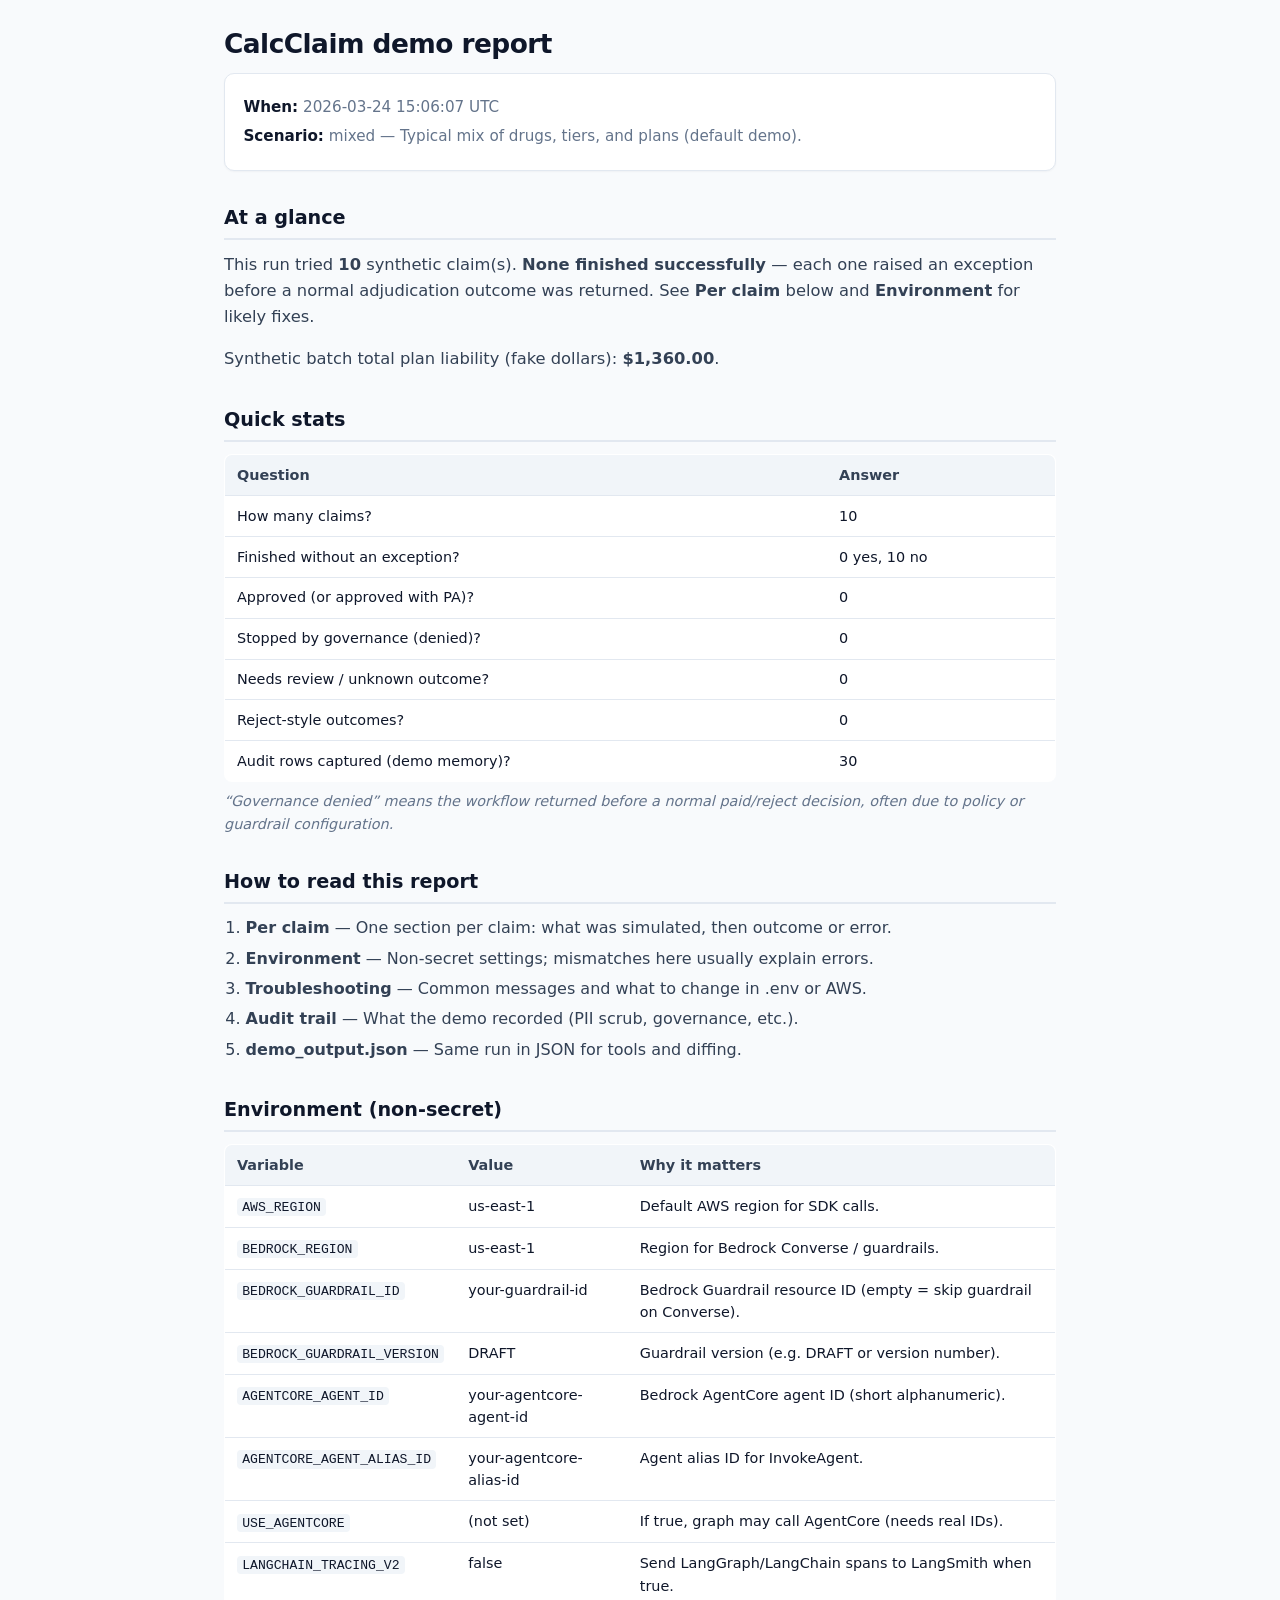
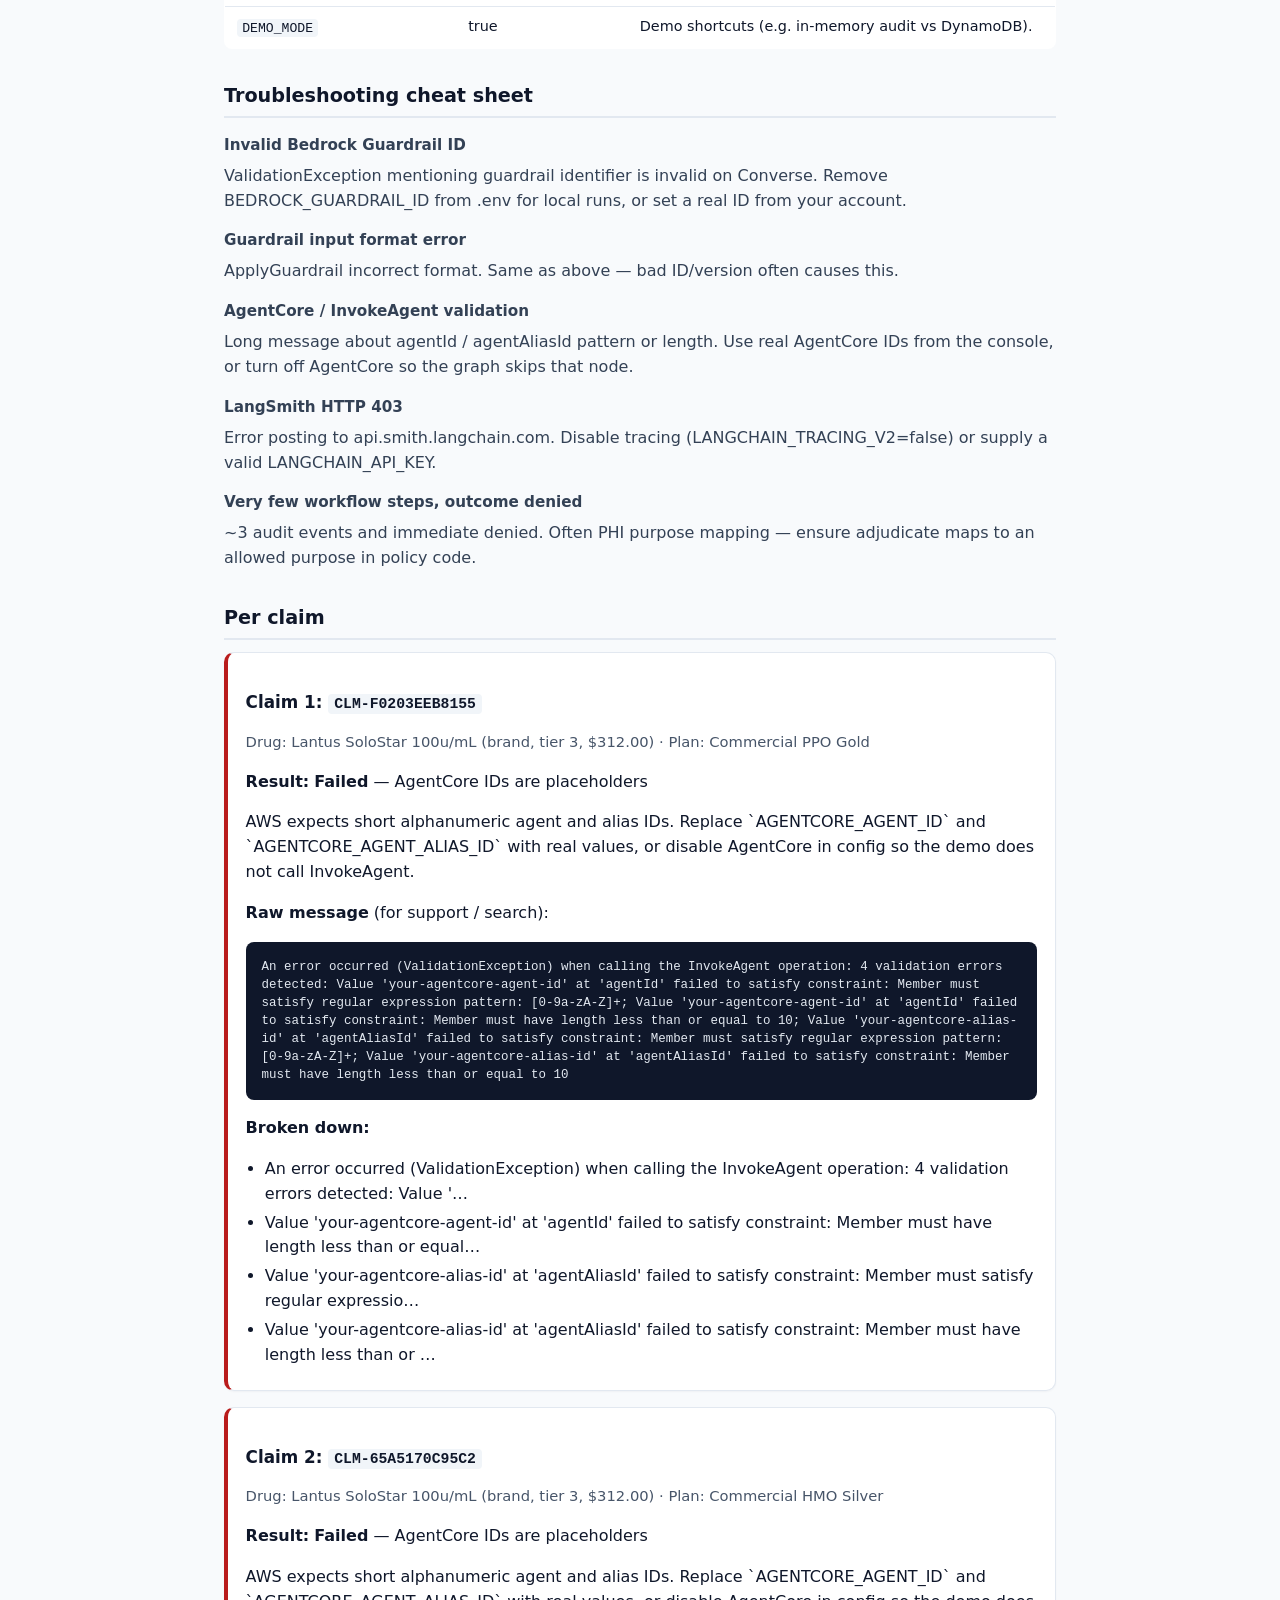
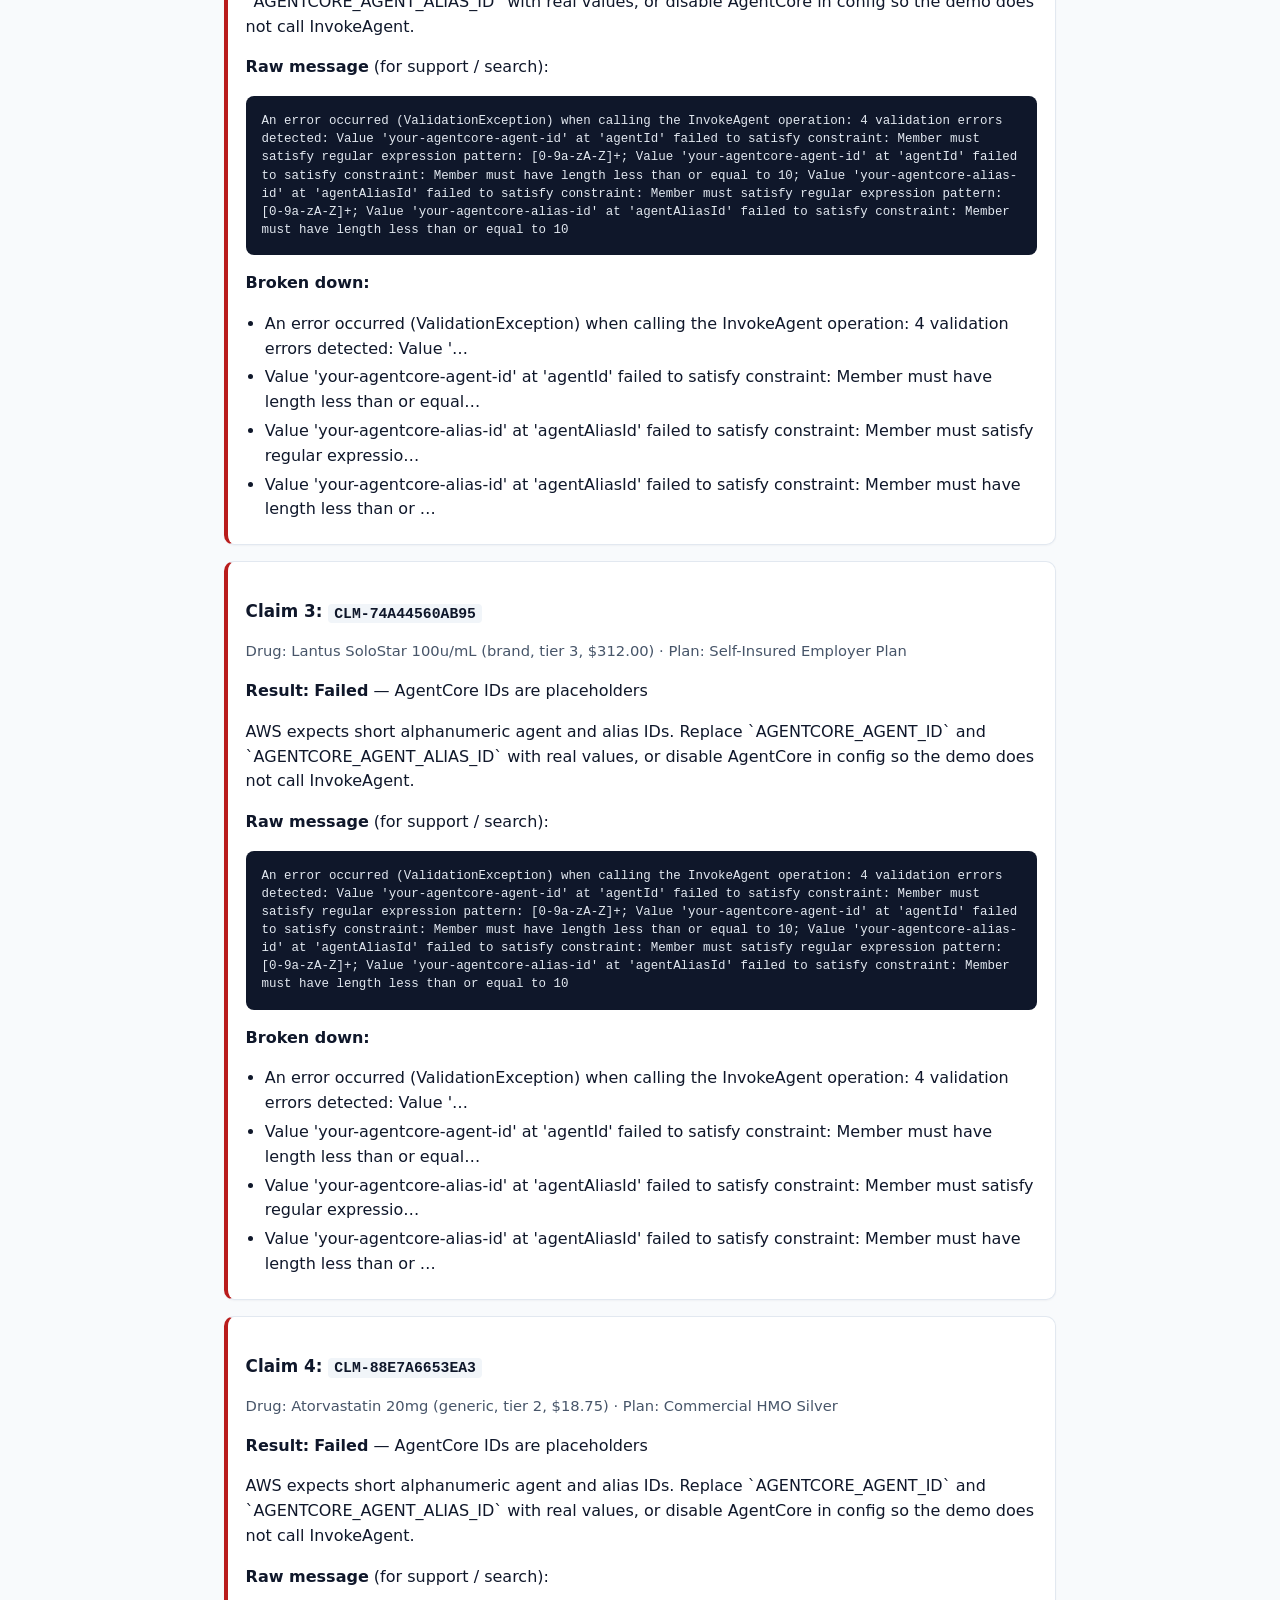
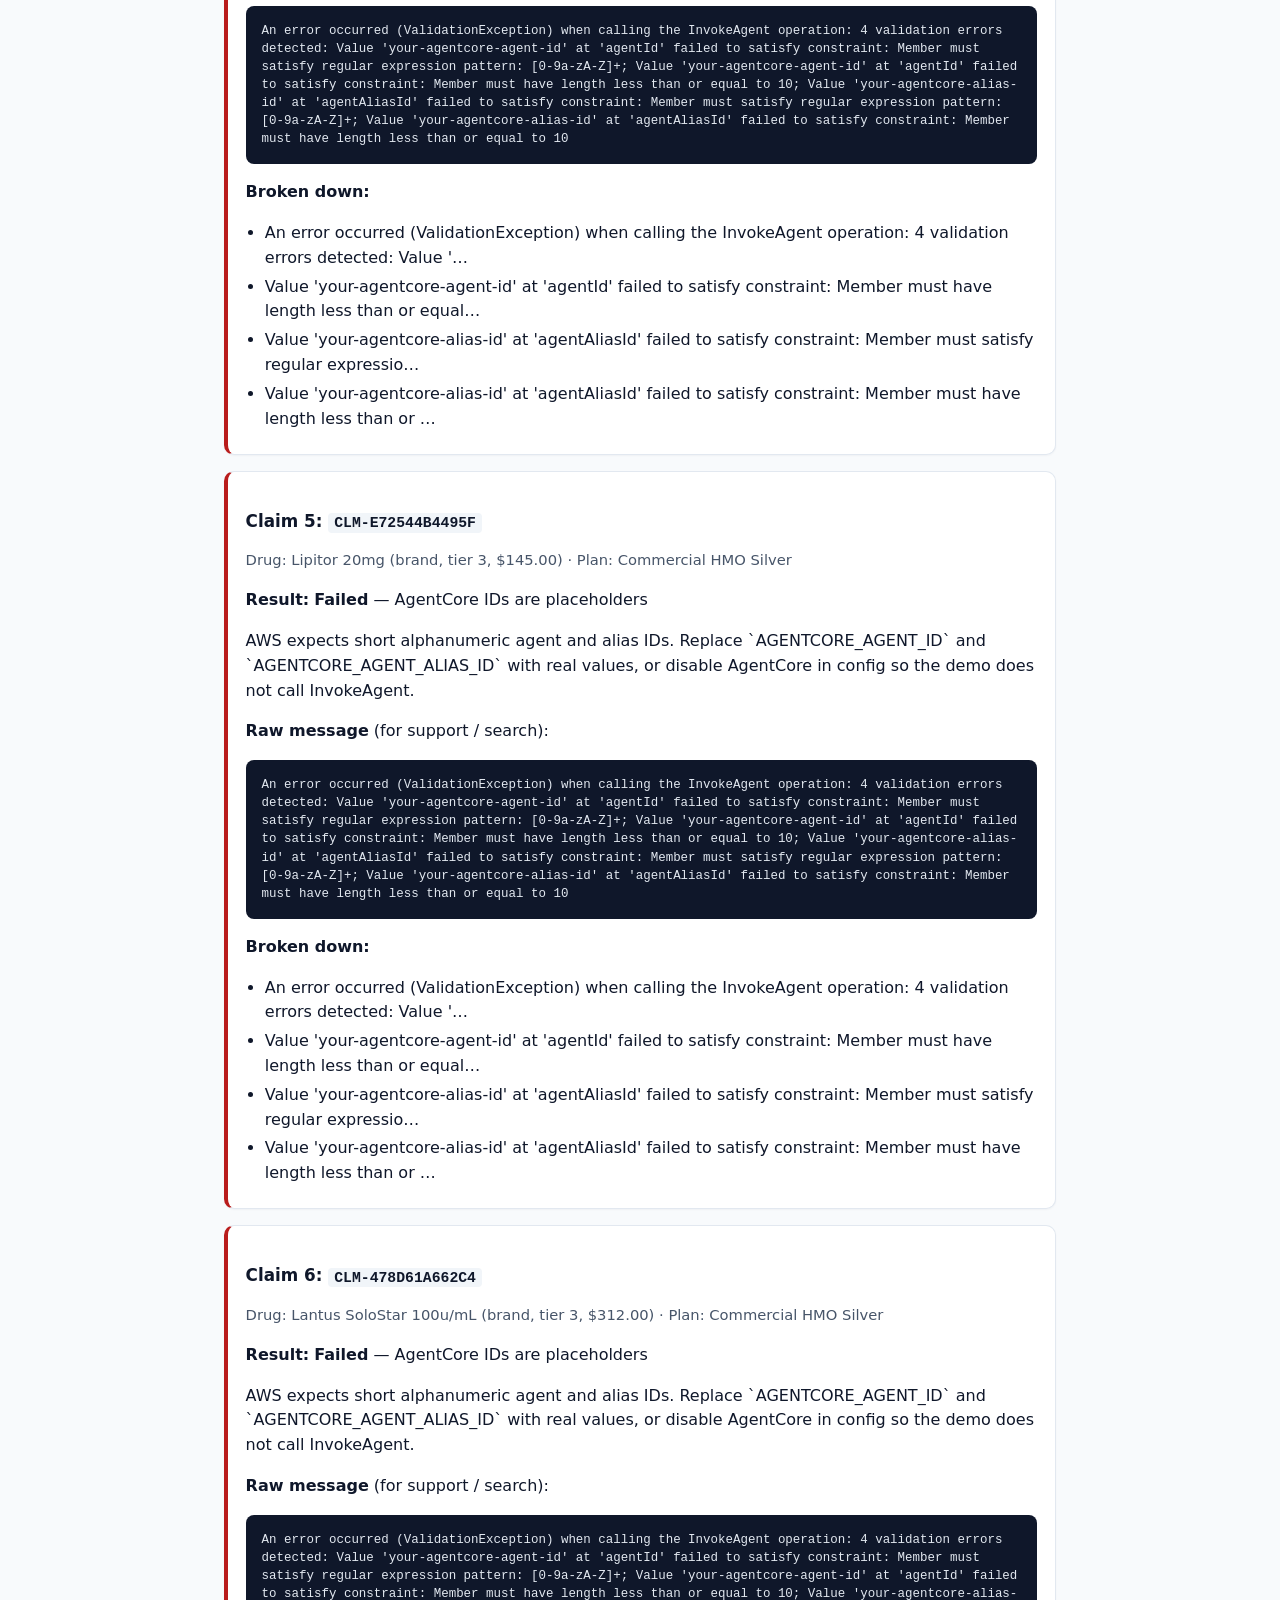
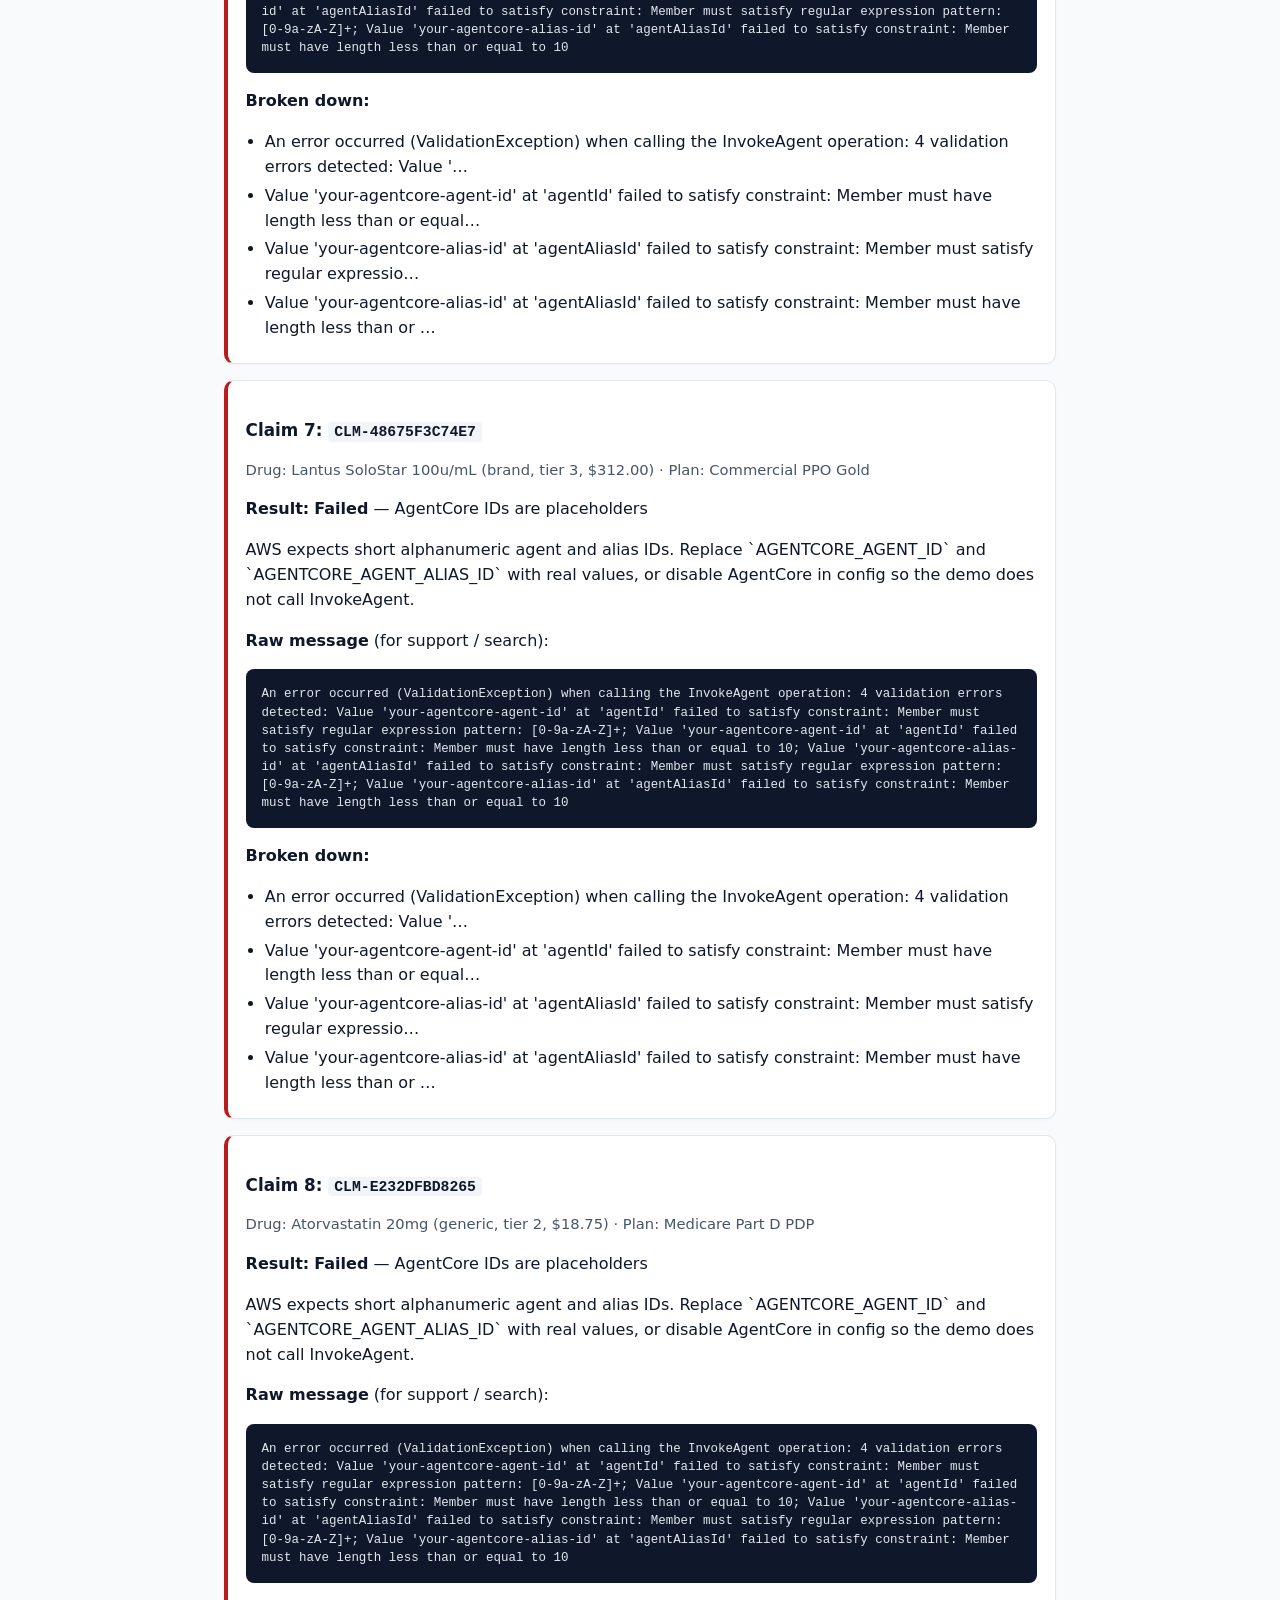
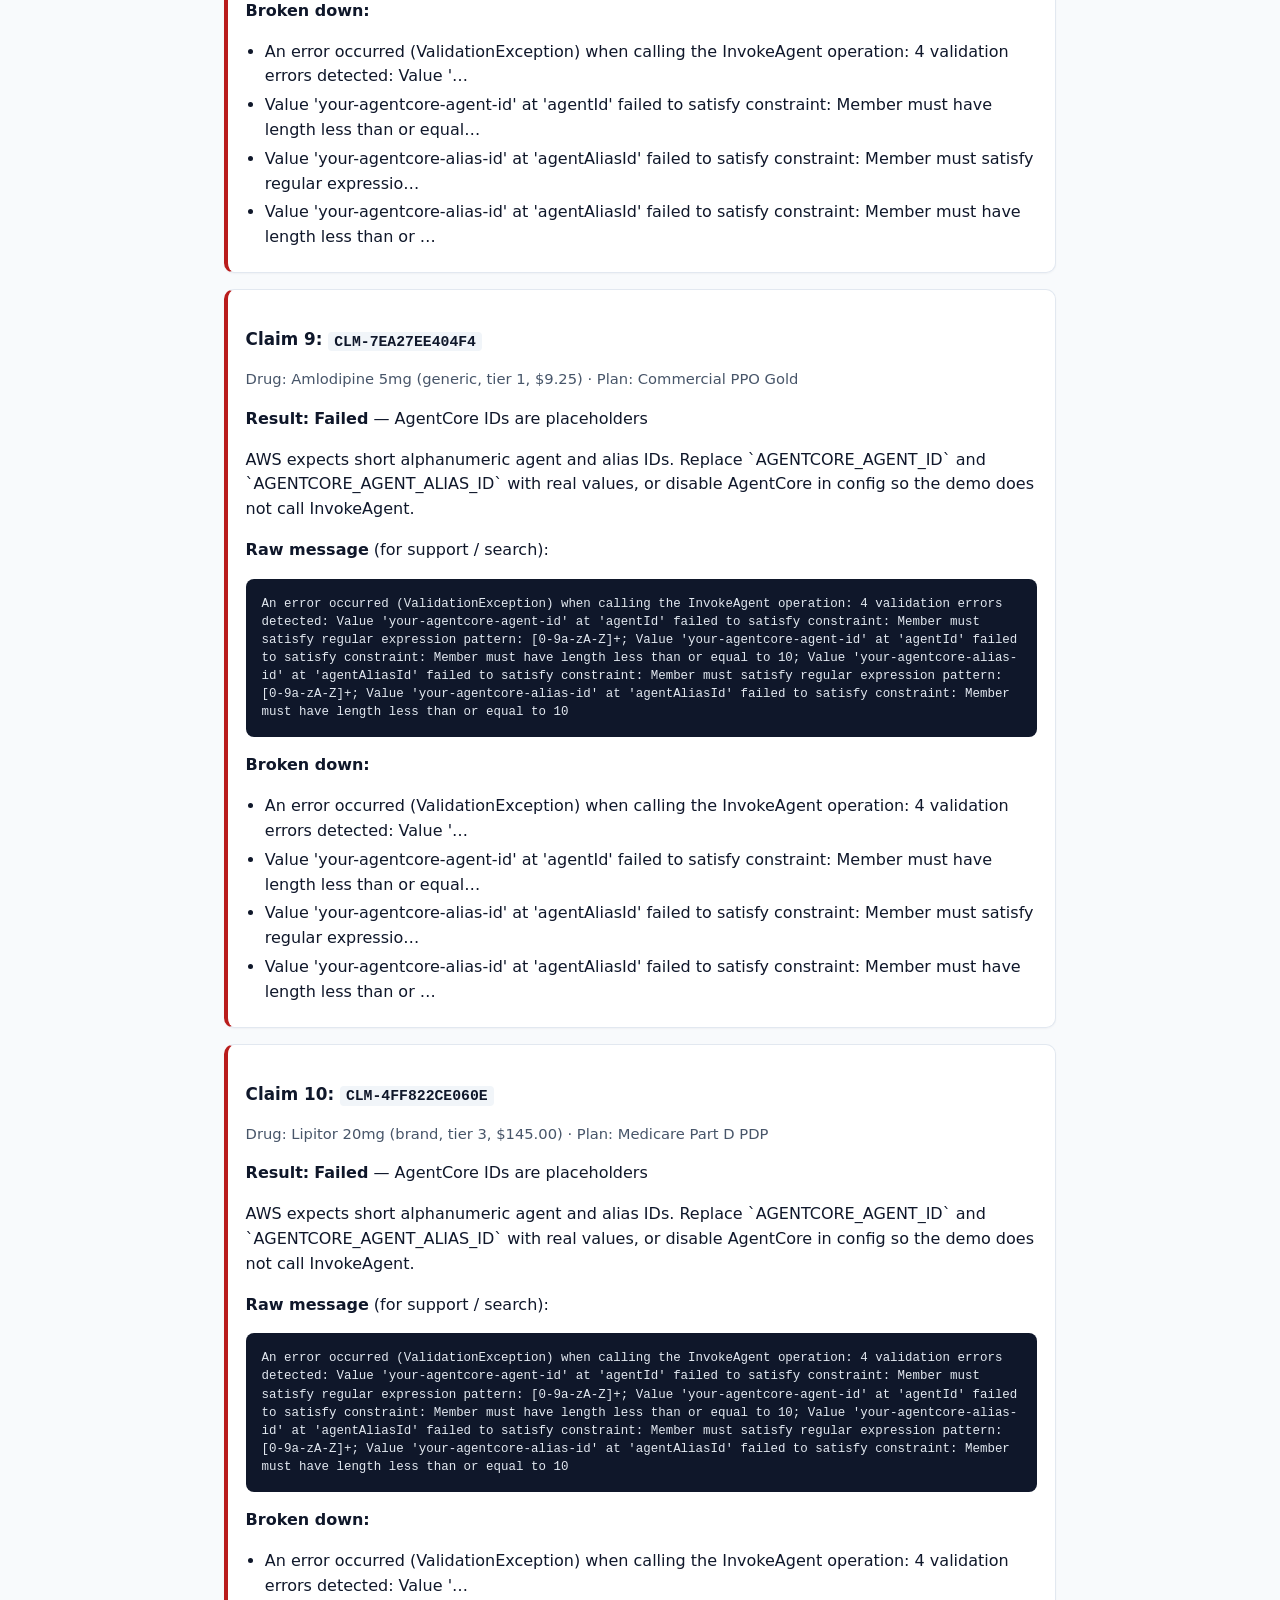
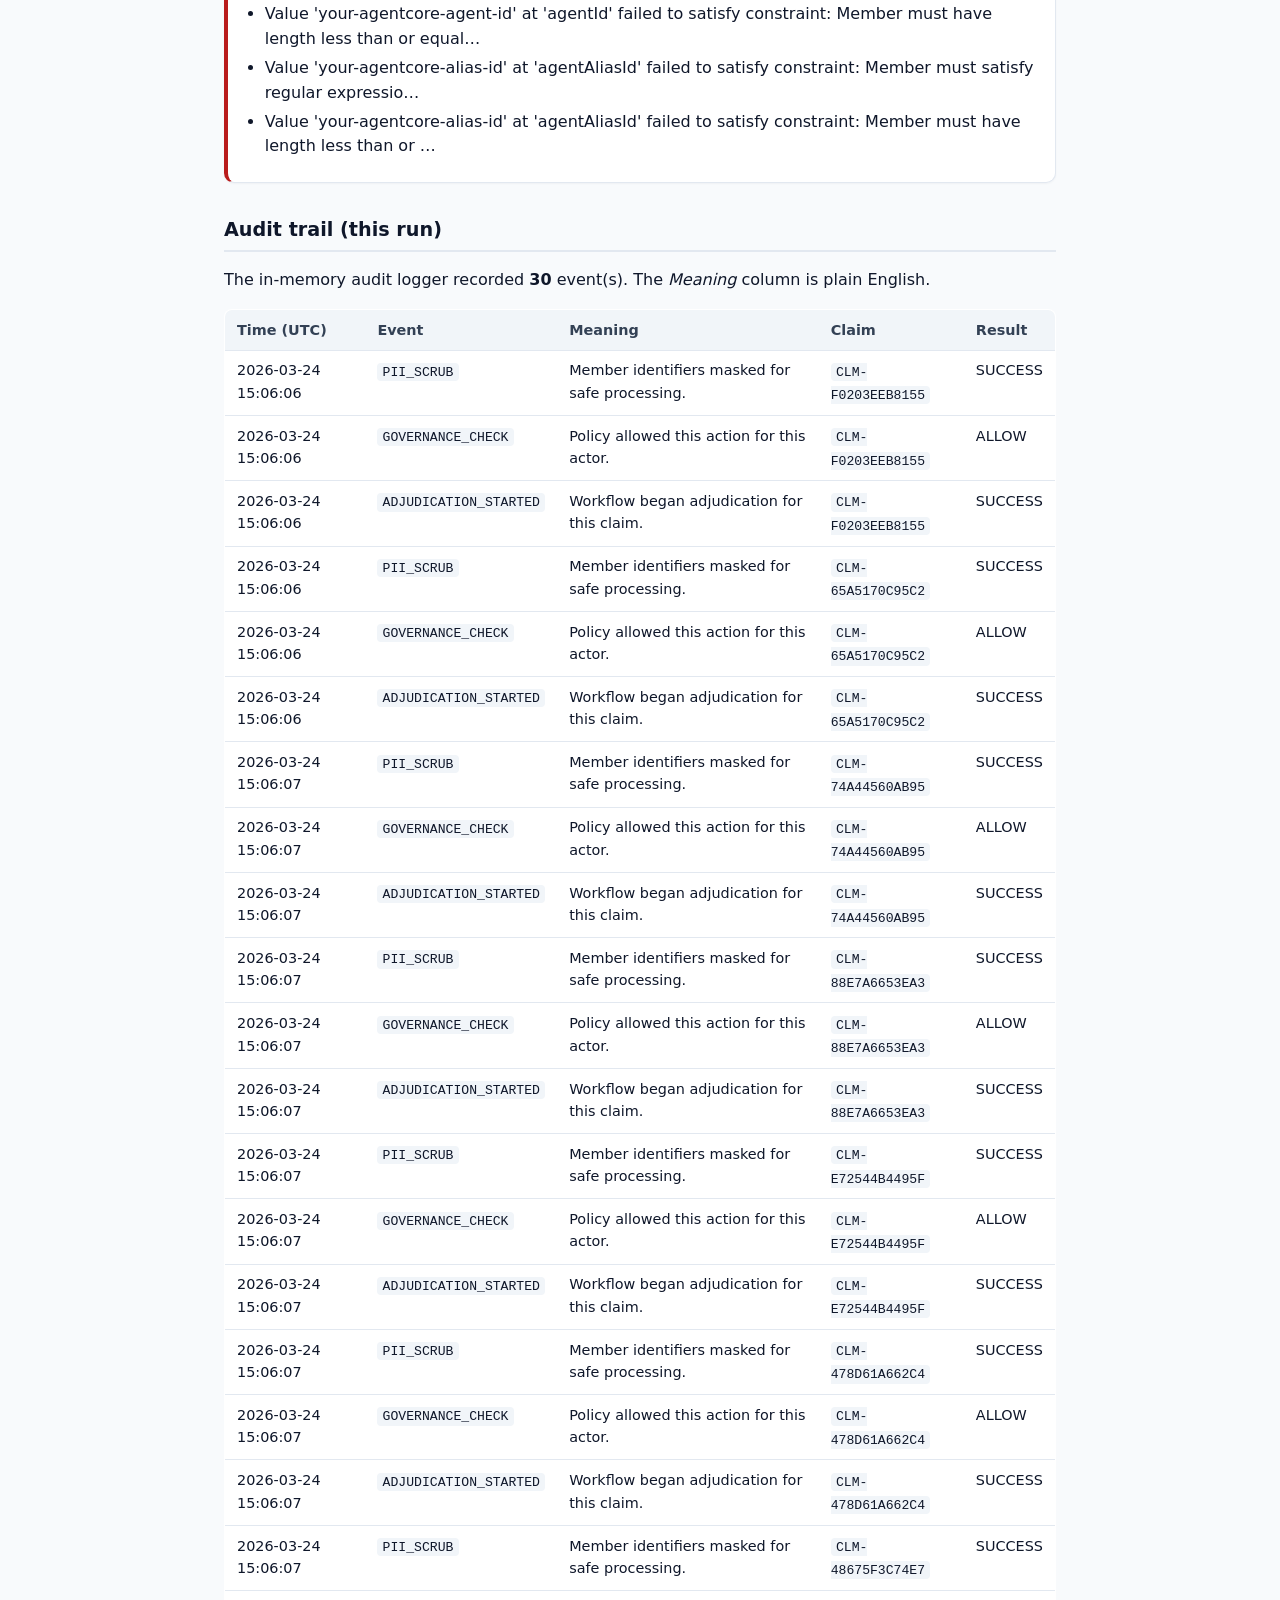
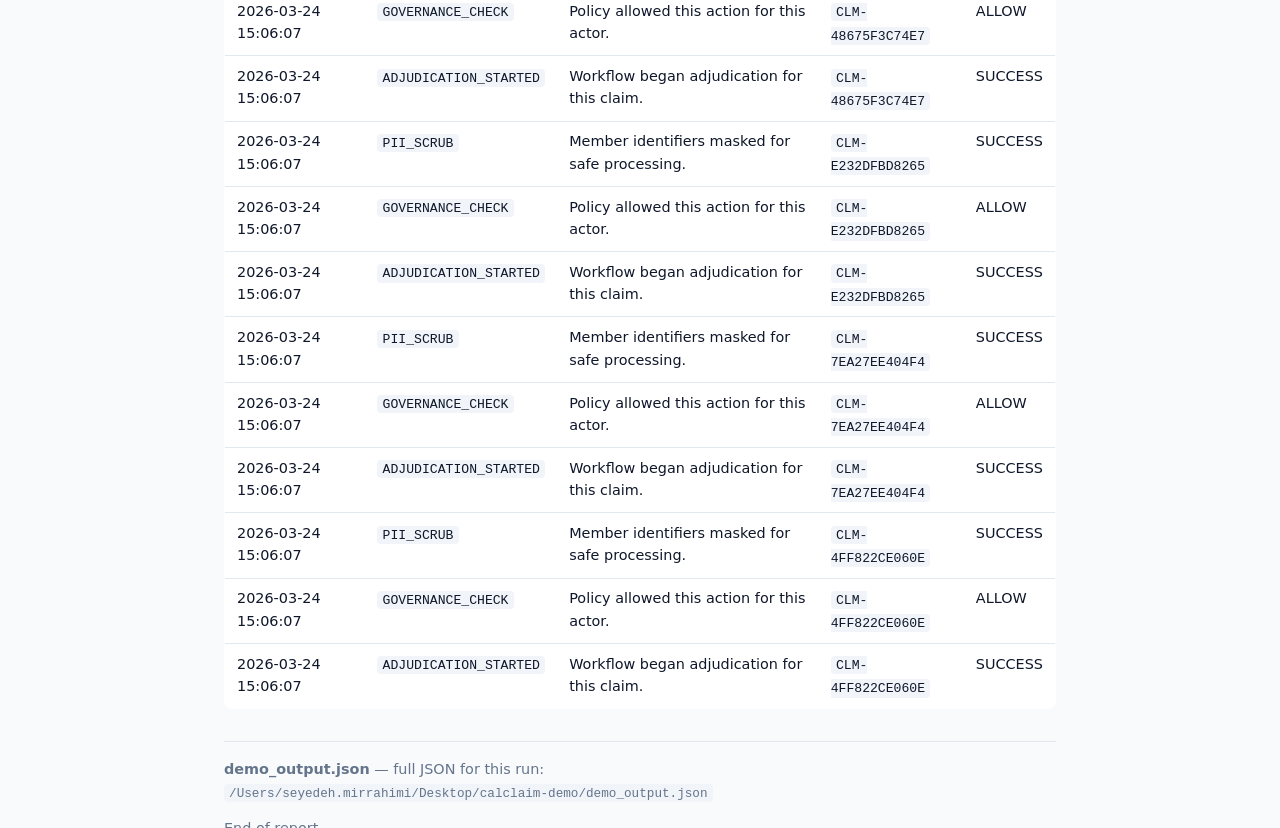
<file: reports/calclaim-run-20260324-150603Z.html>
<!DOCTYPE html>
<html lang="en">
<head>
<meta charset="utf-8">
<meta name="viewport" content="width=device-width, initial-scale=1">
<title>CalcClaim demo report</title>
<style>
:root {
  --bg: #f8fafc;
  --card: #ffffff;
  --text: #0f172a;
  --muted: #64748b;
  --border: #e2e8f0;
  --accent: #1d4ed8;
  --bad: #b91c1c;
  --good: #15803d;
}
* { box-sizing: border-box; }
body {
  font-family: system-ui, -apple-system, "Segoe UI", Roboto, sans-serif;
  line-height: 1.55;
  color: var(--text);
  background: var(--bg);
  margin: 0;
  padding: 1.5rem 1.25rem 3rem;
}
.wrap { max-width: 52rem; margin: 0 auto; }
h1 { font-size: 1.65rem; font-weight: 700; margin: 0 0 0.5rem; letter-spacing: -0.02em; }
h2 { font-size: 1.2rem; font-weight: 650; margin: 2rem 0 0.75rem; padding-bottom: 0.35rem; border-bottom: 2px solid var(--border); }
h3 { font-size: 1.05rem; font-weight: 650; margin: 1.25rem 0 0.5rem; }
h4 { font-size: 0.95rem; font-weight: 650; margin: 1rem 0 0.35rem; color: #334155; }
.meta {
  background: var(--card);
  border: 1px solid var(--border);
  border-radius: 10px;
  padding: 1rem 1.15rem;
  margin-bottom: 1.5rem;
  box-shadow: 0 1px 2px rgba(15,23,42,0.04);
}
.meta p { margin: 0.35rem 0; color: var(--muted); font-size: 0.95rem; }
.meta strong { color: var(--text); }
.lead { font-size: 1.02rem; color: #334155; margin: 0.75rem 0 1rem; line-height: 1.6; }
.note { font-size: 0.9rem; color: var(--muted); font-style: italic; margin-top: 0.5rem; }
ol.howto { margin: 0.5rem 0; padding-left: 1.35rem; color: #334155; }
ol.howto li { margin: 0.35rem 0; }
table.data { width: 100%; border-collapse: collapse; font-size: 0.9rem; background: var(--card); border-radius: 8px; overflow: hidden; border: 1px solid var(--border); }
table.data th, table.data td { padding: 0.55rem 0.75rem; text-align: left; border-bottom: 1px solid var(--border); vertical-align: top; }
table.data th { background: #f1f5f9; font-weight: 600; color: #334155; }
table.data tr:last-child td { border-bottom: none; }
table.data code { font-size: 0.82rem; }
code { background: #f1f5f9; padding: 0.12em 0.4em; border-radius: 4px; font-size: 0.88em; }
pre.raw {
  background: #0f172a;
  color: #e2e8f0;
  padding: 1rem;
  border-radius: 8px;
  overflow-x: auto;
  font-size: 0.78rem;
  line-height: 1.45;
  white-space: pre-wrap;
  word-break: break-word;
}
.card {
  background: var(--card);
  border: 1px solid var(--border);
  border-radius: 10px;
  padding: 1rem 1.1rem;
  margin-bottom: 1rem;
  box-shadow: 0 1px 2px rgba(15,23,42,0.04);
}
.card.fail { border-left: 4px solid var(--bad); }
.card.ok { border-left: 4px solid var(--good); }
.claim-ctx { font-size: 0.92rem; color: #475569; margin-bottom: 0.75rem; }
.symptom { margin: 0.4rem 0 0.6rem; color: #334155; }
ul.bullets { margin: 0.4rem 0; padding-left: 1.2rem; }
ul.bullets li { margin: 0.25rem 0; }
footer.files { margin-top: 2rem; padding-top: 1rem; border-top: 1px solid var(--border); font-size: 0.9rem; color: var(--muted); }
@media print {
  body { background: #fff; }
  .card { break-inside: avoid; }
}
</style>
</head><body><div class="wrap">
<h1>CalcClaim demo report</h1>
<div class="meta">
<p><strong>When:</strong> 2026-03-24 15:06:07 UTC</p>
<p><strong>Scenario:</strong> mixed — Typical mix of drugs, tiers, and plans (default demo).</p>
</div>
<h2>At a glance</h2>
<p class="lead">This run tried <strong>10</strong> synthetic claim(s). <strong>None finished successfully</strong> — each one raised an exception before a normal adjudication outcome was returned. See <strong>Per claim</strong> below and <strong>Environment</strong> for likely fixes.</p>
<p class="lead">Synthetic batch total plan liability (fake dollars): <strong>$1,360.00</strong>.</p>
<h2>Quick stats</h2>
<table class="data">
<thead><tr><th>Question</th><th>Answer</th></tr></thead><tbody>
<tr><td>How many claims?</td><td>10</td></tr>
<tr><td>Finished without an exception?</td><td>0 yes, 10 no</td></tr>
<tr><td>Approved (or approved with PA)?</td><td>0</td></tr>
<tr><td>Stopped by governance (denied)?</td><td>0</td></tr>
<tr><td>Needs review / unknown outcome?</td><td>0</td></tr>
<tr><td>Reject-style outcomes?</td><td>0</td></tr>
<tr><td>Audit rows captured (demo memory)?</td><td>30</td></tr>
</tbody></table>
<p class="note">“Governance denied” means the workflow returned before a normal paid/reject decision, often due to policy or guardrail configuration.</p>
<h2>How to read this report</h2>
<ol class="howto">
<li><strong>Per claim</strong> — One section per claim: what was simulated, then outcome or error.</li>
<li><strong>Environment</strong> — Non-secret settings; mismatches here usually explain errors.</li>
<li><strong>Troubleshooting</strong> — Common messages and what to change in .env or AWS.</li>
<li><strong>Audit trail</strong> — What the demo recorded (PII scrub, governance, etc.).</li>
<li><strong>demo_output.json</strong> — Same run in JSON for tools and diffing.</li>
</ol>
<h2>Environment (non-secret)</h2>
<table class="data">
<thead><tr><th>Variable</th><th>Value</th><th>Why it matters</th></tr></thead><tbody>
<tr><td><code>AWS_REGION</code></td><td>us-east-1</td><td>Default AWS region for SDK calls.</td></tr>
<tr><td><code>BEDROCK_REGION</code></td><td>us-east-1</td><td>Region for Bedrock Converse / guardrails.</td></tr>
<tr><td><code>BEDROCK_GUARDRAIL_ID</code></td><td>your-guardrail-id</td><td>Bedrock Guardrail resource ID (empty = skip guardrail on Converse).</td></tr>
<tr><td><code>BEDROCK_GUARDRAIL_VERSION</code></td><td>DRAFT</td><td>Guardrail version (e.g. DRAFT or version number).</td></tr>
<tr><td><code>AGENTCORE_AGENT_ID</code></td><td>your-agentcore-agent-id</td><td>Bedrock AgentCore agent ID (short alphanumeric).</td></tr>
<tr><td><code>AGENTCORE_AGENT_ALIAS_ID</code></td><td>your-agentcore-alias-id</td><td>Agent alias ID for InvokeAgent.</td></tr>
<tr><td><code>USE_AGENTCORE</code></td><td>(not set)</td><td>If true, graph may call AgentCore (needs real IDs).</td></tr>
<tr><td><code>LANGCHAIN_TRACING_V2</code></td><td>false</td><td>Send LangGraph/LangChain spans to LangSmith when true.</td></tr>
<tr><td><code>DEMO_MODE</code></td><td>true</td><td>Demo shortcuts (e.g. in-memory audit vs DynamoDB).</td></tr>
</tbody></table>
<h2>Troubleshooting cheat sheet</h2>
<h4>Invalid Bedrock Guardrail ID</h4>
<p class="symptom">ValidationException mentioning guardrail identifier is invalid on Converse. Remove BEDROCK_GUARDRAIL_ID from .env for local runs, or set a real ID from your account.</p>
<h4>Guardrail input format error</h4>
<p class="symptom">ApplyGuardrail incorrect format. Same as above — bad ID/version often causes this.</p>
<h4>AgentCore / InvokeAgent validation</h4>
<p class="symptom">Long message about agentId / agentAliasId pattern or length. Use real AgentCore IDs from the console, or turn off AgentCore so the graph skips that node.</p>
<h4>LangSmith HTTP 403</h4>
<p class="symptom">Error posting to api.smith.langchain.com. Disable tracing (LANGCHAIN_TRACING_V2=false) or supply a valid LANGCHAIN_API_KEY.</p>
<h4>Very few workflow steps, outcome denied</h4>
<p class="symptom">~3 audit events and immediate denied. Often PHI purpose mapping — ensure adjudicate maps to an allowed purpose in policy code.</p>
<h2>Per claim</h2>
<section class="card fail">
<h3>Claim 1: <code>CLM-F0203EEB8155</code></h3>
<p class="claim-ctx">Drug: Lantus SoloStar 100u/mL (brand, tier 3, $312.00) · Plan: Commercial PPO Gold</p>
<p><strong>Result:</strong> <strong>Failed</strong> — AgentCore IDs are placeholders</p>
<p>AWS expects short alphanumeric agent and alias IDs. Replace `AGENTCORE_AGENT_ID` and `AGENTCORE_AGENT_ALIAS_ID` with real values, or disable AgentCore in config so the demo does not call InvokeAgent.</p>
<p><strong>Raw message</strong> (for support / search):</p>
<pre class="raw">An error occurred (ValidationException) when calling the InvokeAgent operation: 4 validation errors detected: Value &#x27;your-agentcore-agent-id&#x27; at &#x27;agentId&#x27; failed to satisfy constraint: Member must satisfy regular expression pattern: [0-9a-zA-Z]+; Value &#x27;your-agentcore-agent-id&#x27; at &#x27;agentId&#x27; failed to satisfy constraint: Member must have length less than or equal to 10; Value &#x27;your-agentcore-alias-id&#x27; at &#x27;agentAliasId&#x27; failed to satisfy constraint: Member must satisfy regular expression pattern: [0-9a-zA-Z]+; Value &#x27;your-agentcore-alias-id&#x27; at &#x27;agentAliasId&#x27; failed to satisfy constraint: Member must have length less than or equal to 10</pre>
<p><strong>Broken down:</strong></p><ul class="bullets">
<li>An error occurred (ValidationException) when calling the InvokeAgent operation: 4 validation errors detected: Value &#x27;…</li>
<li>Value &#x27;your-agentcore-agent-id&#x27; at &#x27;agentId&#x27; failed to satisfy constraint: Member must have length less than or equal…</li>
<li>Value &#x27;your-agentcore-alias-id&#x27; at &#x27;agentAliasId&#x27; failed to satisfy constraint: Member must satisfy regular expressio…</li>
<li>Value &#x27;your-agentcore-alias-id&#x27; at &#x27;agentAliasId&#x27; failed to satisfy constraint: Member must have length less than or …</li>
</ul>
</section>
<section class="card fail">
<h3>Claim 2: <code>CLM-65A5170C95C2</code></h3>
<p class="claim-ctx">Drug: Lantus SoloStar 100u/mL (brand, tier 3, $312.00) · Plan: Commercial HMO Silver</p>
<p><strong>Result:</strong> <strong>Failed</strong> — AgentCore IDs are placeholders</p>
<p>AWS expects short alphanumeric agent and alias IDs. Replace `AGENTCORE_AGENT_ID` and `AGENTCORE_AGENT_ALIAS_ID` with real values, or disable AgentCore in config so the demo does not call InvokeAgent.</p>
<p><strong>Raw message</strong> (for support / search):</p>
<pre class="raw">An error occurred (ValidationException) when calling the InvokeAgent operation: 4 validation errors detected: Value &#x27;your-agentcore-agent-id&#x27; at &#x27;agentId&#x27; failed to satisfy constraint: Member must satisfy regular expression pattern: [0-9a-zA-Z]+; Value &#x27;your-agentcore-agent-id&#x27; at &#x27;agentId&#x27; failed to satisfy constraint: Member must have length less than or equal to 10; Value &#x27;your-agentcore-alias-id&#x27; at &#x27;agentAliasId&#x27; failed to satisfy constraint: Member must satisfy regular expression pattern: [0-9a-zA-Z]+; Value &#x27;your-agentcore-alias-id&#x27; at &#x27;agentAliasId&#x27; failed to satisfy constraint: Member must have length less than or equal to 10</pre>
<p><strong>Broken down:</strong></p><ul class="bullets">
<li>An error occurred (ValidationException) when calling the InvokeAgent operation: 4 validation errors detected: Value &#x27;…</li>
<li>Value &#x27;your-agentcore-agent-id&#x27; at &#x27;agentId&#x27; failed to satisfy constraint: Member must have length less than or equal…</li>
<li>Value &#x27;your-agentcore-alias-id&#x27; at &#x27;agentAliasId&#x27; failed to satisfy constraint: Member must satisfy regular expressio…</li>
<li>Value &#x27;your-agentcore-alias-id&#x27; at &#x27;agentAliasId&#x27; failed to satisfy constraint: Member must have length less than or …</li>
</ul>
</section>
<section class="card fail">
<h3>Claim 3: <code>CLM-74A44560AB95</code></h3>
<p class="claim-ctx">Drug: Lantus SoloStar 100u/mL (brand, tier 3, $312.00) · Plan: Self-Insured Employer Plan</p>
<p><strong>Result:</strong> <strong>Failed</strong> — AgentCore IDs are placeholders</p>
<p>AWS expects short alphanumeric agent and alias IDs. Replace `AGENTCORE_AGENT_ID` and `AGENTCORE_AGENT_ALIAS_ID` with real values, or disable AgentCore in config so the demo does not call InvokeAgent.</p>
<p><strong>Raw message</strong> (for support / search):</p>
<pre class="raw">An error occurred (ValidationException) when calling the InvokeAgent operation: 4 validation errors detected: Value &#x27;your-agentcore-agent-id&#x27; at &#x27;agentId&#x27; failed to satisfy constraint: Member must satisfy regular expression pattern: [0-9a-zA-Z]+; Value &#x27;your-agentcore-agent-id&#x27; at &#x27;agentId&#x27; failed to satisfy constraint: Member must have length less than or equal to 10; Value &#x27;your-agentcore-alias-id&#x27; at &#x27;agentAliasId&#x27; failed to satisfy constraint: Member must satisfy regular expression pattern: [0-9a-zA-Z]+; Value &#x27;your-agentcore-alias-id&#x27; at &#x27;agentAliasId&#x27; failed to satisfy constraint: Member must have length less than or equal to 10</pre>
<p><strong>Broken down:</strong></p><ul class="bullets">
<li>An error occurred (ValidationException) when calling the InvokeAgent operation: 4 validation errors detected: Value &#x27;…</li>
<li>Value &#x27;your-agentcore-agent-id&#x27; at &#x27;agentId&#x27; failed to satisfy constraint: Member must have length less than or equal…</li>
<li>Value &#x27;your-agentcore-alias-id&#x27; at &#x27;agentAliasId&#x27; failed to satisfy constraint: Member must satisfy regular expressio…</li>
<li>Value &#x27;your-agentcore-alias-id&#x27; at &#x27;agentAliasId&#x27; failed to satisfy constraint: Member must have length less than or …</li>
</ul>
</section>
<section class="card fail">
<h3>Claim 4: <code>CLM-88E7A6653EA3</code></h3>
<p class="claim-ctx">Drug: Atorvastatin 20mg (generic, tier 2, $18.75) · Plan: Commercial HMO Silver</p>
<p><strong>Result:</strong> <strong>Failed</strong> — AgentCore IDs are placeholders</p>
<p>AWS expects short alphanumeric agent and alias IDs. Replace `AGENTCORE_AGENT_ID` and `AGENTCORE_AGENT_ALIAS_ID` with real values, or disable AgentCore in config so the demo does not call InvokeAgent.</p>
<p><strong>Raw message</strong> (for support / search):</p>
<pre class="raw">An error occurred (ValidationException) when calling the InvokeAgent operation: 4 validation errors detected: Value &#x27;your-agentcore-agent-id&#x27; at &#x27;agentId&#x27; failed to satisfy constraint: Member must satisfy regular expression pattern: [0-9a-zA-Z]+; Value &#x27;your-agentcore-agent-id&#x27; at &#x27;agentId&#x27; failed to satisfy constraint: Member must have length less than or equal to 10; Value &#x27;your-agentcore-alias-id&#x27; at &#x27;agentAliasId&#x27; failed to satisfy constraint: Member must satisfy regular expression pattern: [0-9a-zA-Z]+; Value &#x27;your-agentcore-alias-id&#x27; at &#x27;agentAliasId&#x27; failed to satisfy constraint: Member must have length less than or equal to 10</pre>
<p><strong>Broken down:</strong></p><ul class="bullets">
<li>An error occurred (ValidationException) when calling the InvokeAgent operation: 4 validation errors detected: Value &#x27;…</li>
<li>Value &#x27;your-agentcore-agent-id&#x27; at &#x27;agentId&#x27; failed to satisfy constraint: Member must have length less than or equal…</li>
<li>Value &#x27;your-agentcore-alias-id&#x27; at &#x27;agentAliasId&#x27; failed to satisfy constraint: Member must satisfy regular expressio…</li>
<li>Value &#x27;your-agentcore-alias-id&#x27; at &#x27;agentAliasId&#x27; failed to satisfy constraint: Member must have length less than or …</li>
</ul>
</section>
<section class="card fail">
<h3>Claim 5: <code>CLM-E72544B4495F</code></h3>
<p class="claim-ctx">Drug: Lipitor 20mg (brand, tier 3, $145.00) · Plan: Commercial HMO Silver</p>
<p><strong>Result:</strong> <strong>Failed</strong> — AgentCore IDs are placeholders</p>
<p>AWS expects short alphanumeric agent and alias IDs. Replace `AGENTCORE_AGENT_ID` and `AGENTCORE_AGENT_ALIAS_ID` with real values, or disable AgentCore in config so the demo does not call InvokeAgent.</p>
<p><strong>Raw message</strong> (for support / search):</p>
<pre class="raw">An error occurred (ValidationException) when calling the InvokeAgent operation: 4 validation errors detected: Value &#x27;your-agentcore-agent-id&#x27; at &#x27;agentId&#x27; failed to satisfy constraint: Member must satisfy regular expression pattern: [0-9a-zA-Z]+; Value &#x27;your-agentcore-agent-id&#x27; at &#x27;agentId&#x27; failed to satisfy constraint: Member must have length less than or equal to 10; Value &#x27;your-agentcore-alias-id&#x27; at &#x27;agentAliasId&#x27; failed to satisfy constraint: Member must satisfy regular expression pattern: [0-9a-zA-Z]+; Value &#x27;your-agentcore-alias-id&#x27; at &#x27;agentAliasId&#x27; failed to satisfy constraint: Member must have length less than or equal to 10</pre>
<p><strong>Broken down:</strong></p><ul class="bullets">
<li>An error occurred (ValidationException) when calling the InvokeAgent operation: 4 validation errors detected: Value &#x27;…</li>
<li>Value &#x27;your-agentcore-agent-id&#x27; at &#x27;agentId&#x27; failed to satisfy constraint: Member must have length less than or equal…</li>
<li>Value &#x27;your-agentcore-alias-id&#x27; at &#x27;agentAliasId&#x27; failed to satisfy constraint: Member must satisfy regular expressio…</li>
<li>Value &#x27;your-agentcore-alias-id&#x27; at &#x27;agentAliasId&#x27; failed to satisfy constraint: Member must have length less than or …</li>
</ul>
</section>
<section class="card fail">
<h3>Claim 6: <code>CLM-478D61A662C4</code></h3>
<p class="claim-ctx">Drug: Lantus SoloStar 100u/mL (brand, tier 3, $312.00) · Plan: Commercial HMO Silver</p>
<p><strong>Result:</strong> <strong>Failed</strong> — AgentCore IDs are placeholders</p>
<p>AWS expects short alphanumeric agent and alias IDs. Replace `AGENTCORE_AGENT_ID` and `AGENTCORE_AGENT_ALIAS_ID` with real values, or disable AgentCore in config so the demo does not call InvokeAgent.</p>
<p><strong>Raw message</strong> (for support / search):</p>
<pre class="raw">An error occurred (ValidationException) when calling the InvokeAgent operation: 4 validation errors detected: Value &#x27;your-agentcore-agent-id&#x27; at &#x27;agentId&#x27; failed to satisfy constraint: Member must satisfy regular expression pattern: [0-9a-zA-Z]+; Value &#x27;your-agentcore-agent-id&#x27; at &#x27;agentId&#x27; failed to satisfy constraint: Member must have length less than or equal to 10; Value &#x27;your-agentcore-alias-id&#x27; at &#x27;agentAliasId&#x27; failed to satisfy constraint: Member must satisfy regular expression pattern: [0-9a-zA-Z]+; Value &#x27;your-agentcore-alias-id&#x27; at &#x27;agentAliasId&#x27; failed to satisfy constraint: Member must have length less than or equal to 10</pre>
<p><strong>Broken down:</strong></p><ul class="bullets">
<li>An error occurred (ValidationException) when calling the InvokeAgent operation: 4 validation errors detected: Value &#x27;…</li>
<li>Value &#x27;your-agentcore-agent-id&#x27; at &#x27;agentId&#x27; failed to satisfy constraint: Member must have length less than or equal…</li>
<li>Value &#x27;your-agentcore-alias-id&#x27; at &#x27;agentAliasId&#x27; failed to satisfy constraint: Member must satisfy regular expressio…</li>
<li>Value &#x27;your-agentcore-alias-id&#x27; at &#x27;agentAliasId&#x27; failed to satisfy constraint: Member must have length less than or …</li>
</ul>
</section>
<section class="card fail">
<h3>Claim 7: <code>CLM-48675F3C74E7</code></h3>
<p class="claim-ctx">Drug: Lantus SoloStar 100u/mL (brand, tier 3, $312.00) · Plan: Commercial PPO Gold</p>
<p><strong>Result:</strong> <strong>Failed</strong> — AgentCore IDs are placeholders</p>
<p>AWS expects short alphanumeric agent and alias IDs. Replace `AGENTCORE_AGENT_ID` and `AGENTCORE_AGENT_ALIAS_ID` with real values, or disable AgentCore in config so the demo does not call InvokeAgent.</p>
<p><strong>Raw message</strong> (for support / search):</p>
<pre class="raw">An error occurred (ValidationException) when calling the InvokeAgent operation: 4 validation errors detected: Value &#x27;your-agentcore-agent-id&#x27; at &#x27;agentId&#x27; failed to satisfy constraint: Member must satisfy regular expression pattern: [0-9a-zA-Z]+; Value &#x27;your-agentcore-agent-id&#x27; at &#x27;agentId&#x27; failed to satisfy constraint: Member must have length less than or equal to 10; Value &#x27;your-agentcore-alias-id&#x27; at &#x27;agentAliasId&#x27; failed to satisfy constraint: Member must satisfy regular expression pattern: [0-9a-zA-Z]+; Value &#x27;your-agentcore-alias-id&#x27; at &#x27;agentAliasId&#x27; failed to satisfy constraint: Member must have length less than or equal to 10</pre>
<p><strong>Broken down:</strong></p><ul class="bullets">
<li>An error occurred (ValidationException) when calling the InvokeAgent operation: 4 validation errors detected: Value &#x27;…</li>
<li>Value &#x27;your-agentcore-agent-id&#x27; at &#x27;agentId&#x27; failed to satisfy constraint: Member must have length less than or equal…</li>
<li>Value &#x27;your-agentcore-alias-id&#x27; at &#x27;agentAliasId&#x27; failed to satisfy constraint: Member must satisfy regular expressio…</li>
<li>Value &#x27;your-agentcore-alias-id&#x27; at &#x27;agentAliasId&#x27; failed to satisfy constraint: Member must have length less than or …</li>
</ul>
</section>
<section class="card fail">
<h3>Claim 8: <code>CLM-E232DFBD8265</code></h3>
<p class="claim-ctx">Drug: Atorvastatin 20mg (generic, tier 2, $18.75) · Plan: Medicare Part D PDP</p>
<p><strong>Result:</strong> <strong>Failed</strong> — AgentCore IDs are placeholders</p>
<p>AWS expects short alphanumeric agent and alias IDs. Replace `AGENTCORE_AGENT_ID` and `AGENTCORE_AGENT_ALIAS_ID` with real values, or disable AgentCore in config so the demo does not call InvokeAgent.</p>
<p><strong>Raw message</strong> (for support / search):</p>
<pre class="raw">An error occurred (ValidationException) when calling the InvokeAgent operation: 4 validation errors detected: Value &#x27;your-agentcore-agent-id&#x27; at &#x27;agentId&#x27; failed to satisfy constraint: Member must satisfy regular expression pattern: [0-9a-zA-Z]+; Value &#x27;your-agentcore-agent-id&#x27; at &#x27;agentId&#x27; failed to satisfy constraint: Member must have length less than or equal to 10; Value &#x27;your-agentcore-alias-id&#x27; at &#x27;agentAliasId&#x27; failed to satisfy constraint: Member must satisfy regular expression pattern: [0-9a-zA-Z]+; Value &#x27;your-agentcore-alias-id&#x27; at &#x27;agentAliasId&#x27; failed to satisfy constraint: Member must have length less than or equal to 10</pre>
<p><strong>Broken down:</strong></p><ul class="bullets">
<li>An error occurred (ValidationException) when calling the InvokeAgent operation: 4 validation errors detected: Value &#x27;…</li>
<li>Value &#x27;your-agentcore-agent-id&#x27; at &#x27;agentId&#x27; failed to satisfy constraint: Member must have length less than or equal…</li>
<li>Value &#x27;your-agentcore-alias-id&#x27; at &#x27;agentAliasId&#x27; failed to satisfy constraint: Member must satisfy regular expressio…</li>
<li>Value &#x27;your-agentcore-alias-id&#x27; at &#x27;agentAliasId&#x27; failed to satisfy constraint: Member must have length less than or …</li>
</ul>
</section>
<section class="card fail">
<h3>Claim 9: <code>CLM-7EA27EE404F4</code></h3>
<p class="claim-ctx">Drug: Amlodipine 5mg (generic, tier 1, $9.25) · Plan: Commercial PPO Gold</p>
<p><strong>Result:</strong> <strong>Failed</strong> — AgentCore IDs are placeholders</p>
<p>AWS expects short alphanumeric agent and alias IDs. Replace `AGENTCORE_AGENT_ID` and `AGENTCORE_AGENT_ALIAS_ID` with real values, or disable AgentCore in config so the demo does not call InvokeAgent.</p>
<p><strong>Raw message</strong> (for support / search):</p>
<pre class="raw">An error occurred (ValidationException) when calling the InvokeAgent operation: 4 validation errors detected: Value &#x27;your-agentcore-agent-id&#x27; at &#x27;agentId&#x27; failed to satisfy constraint: Member must satisfy regular expression pattern: [0-9a-zA-Z]+; Value &#x27;your-agentcore-agent-id&#x27; at &#x27;agentId&#x27; failed to satisfy constraint: Member must have length less than or equal to 10; Value &#x27;your-agentcore-alias-id&#x27; at &#x27;agentAliasId&#x27; failed to satisfy constraint: Member must satisfy regular expression pattern: [0-9a-zA-Z]+; Value &#x27;your-agentcore-alias-id&#x27; at &#x27;agentAliasId&#x27; failed to satisfy constraint: Member must have length less than or equal to 10</pre>
<p><strong>Broken down:</strong></p><ul class="bullets">
<li>An error occurred (ValidationException) when calling the InvokeAgent operation: 4 validation errors detected: Value &#x27;…</li>
<li>Value &#x27;your-agentcore-agent-id&#x27; at &#x27;agentId&#x27; failed to satisfy constraint: Member must have length less than or equal…</li>
<li>Value &#x27;your-agentcore-alias-id&#x27; at &#x27;agentAliasId&#x27; failed to satisfy constraint: Member must satisfy regular expressio…</li>
<li>Value &#x27;your-agentcore-alias-id&#x27; at &#x27;agentAliasId&#x27; failed to satisfy constraint: Member must have length less than or …</li>
</ul>
</section>
<section class="card fail">
<h3>Claim 10: <code>CLM-4FF822CE060E</code></h3>
<p class="claim-ctx">Drug: Lipitor 20mg (brand, tier 3, $145.00) · Plan: Medicare Part D PDP</p>
<p><strong>Result:</strong> <strong>Failed</strong> — AgentCore IDs are placeholders</p>
<p>AWS expects short alphanumeric agent and alias IDs. Replace `AGENTCORE_AGENT_ID` and `AGENTCORE_AGENT_ALIAS_ID` with real values, or disable AgentCore in config so the demo does not call InvokeAgent.</p>
<p><strong>Raw message</strong> (for support / search):</p>
<pre class="raw">An error occurred (ValidationException) when calling the InvokeAgent operation: 4 validation errors detected: Value &#x27;your-agentcore-agent-id&#x27; at &#x27;agentId&#x27; failed to satisfy constraint: Member must satisfy regular expression pattern: [0-9a-zA-Z]+; Value &#x27;your-agentcore-agent-id&#x27; at &#x27;agentId&#x27; failed to satisfy constraint: Member must have length less than or equal to 10; Value &#x27;your-agentcore-alias-id&#x27; at &#x27;agentAliasId&#x27; failed to satisfy constraint: Member must satisfy regular expression pattern: [0-9a-zA-Z]+; Value &#x27;your-agentcore-alias-id&#x27; at &#x27;agentAliasId&#x27; failed to satisfy constraint: Member must have length less than or equal to 10</pre>
<p><strong>Broken down:</strong></p><ul class="bullets">
<li>An error occurred (ValidationException) when calling the InvokeAgent operation: 4 validation errors detected: Value &#x27;…</li>
<li>Value &#x27;your-agentcore-agent-id&#x27; at &#x27;agentId&#x27; failed to satisfy constraint: Member must have length less than or equal…</li>
<li>Value &#x27;your-agentcore-alias-id&#x27; at &#x27;agentAliasId&#x27; failed to satisfy constraint: Member must satisfy regular expressio…</li>
<li>Value &#x27;your-agentcore-alias-id&#x27; at &#x27;agentAliasId&#x27; failed to satisfy constraint: Member must have length less than or …</li>
</ul>
</section>
<h2>Audit trail (this run)</h2>
<p>The in-memory audit logger recorded <strong>30</strong> event(s). The <em>Meaning</em> column is plain English.</p>
<table class="data">
<thead><tr><th>Time (UTC)</th><th>Event</th><th>Meaning</th><th>Claim</th><th>Result</th></tr></thead><tbody>
<tr><td>2026-03-24 15:06:06</td><td><code>PII_SCRUB</code></td><td>Member identifiers masked for safe processing.</td><td><code>CLM-F0203EEB8155</code></td><td>SUCCESS</td></tr>
<tr><td>2026-03-24 15:06:06</td><td><code>GOVERNANCE_CHECK</code></td><td>Policy allowed this action for this actor.</td><td><code>CLM-F0203EEB8155</code></td><td>ALLOW</td></tr>
<tr><td>2026-03-24 15:06:06</td><td><code>ADJUDICATION_STARTED</code></td><td>Workflow began adjudication for this claim.</td><td><code>CLM-F0203EEB8155</code></td><td>SUCCESS</td></tr>
<tr><td>2026-03-24 15:06:06</td><td><code>PII_SCRUB</code></td><td>Member identifiers masked for safe processing.</td><td><code>CLM-65A5170C95C2</code></td><td>SUCCESS</td></tr>
<tr><td>2026-03-24 15:06:06</td><td><code>GOVERNANCE_CHECK</code></td><td>Policy allowed this action for this actor.</td><td><code>CLM-65A5170C95C2</code></td><td>ALLOW</td></tr>
<tr><td>2026-03-24 15:06:06</td><td><code>ADJUDICATION_STARTED</code></td><td>Workflow began adjudication for this claim.</td><td><code>CLM-65A5170C95C2</code></td><td>SUCCESS</td></tr>
<tr><td>2026-03-24 15:06:07</td><td><code>PII_SCRUB</code></td><td>Member identifiers masked for safe processing.</td><td><code>CLM-74A44560AB95</code></td><td>SUCCESS</td></tr>
<tr><td>2026-03-24 15:06:07</td><td><code>GOVERNANCE_CHECK</code></td><td>Policy allowed this action for this actor.</td><td><code>CLM-74A44560AB95</code></td><td>ALLOW</td></tr>
<tr><td>2026-03-24 15:06:07</td><td><code>ADJUDICATION_STARTED</code></td><td>Workflow began adjudication for this claim.</td><td><code>CLM-74A44560AB95</code></td><td>SUCCESS</td></tr>
<tr><td>2026-03-24 15:06:07</td><td><code>PII_SCRUB</code></td><td>Member identifiers masked for safe processing.</td><td><code>CLM-88E7A6653EA3</code></td><td>SUCCESS</td></tr>
<tr><td>2026-03-24 15:06:07</td><td><code>GOVERNANCE_CHECK</code></td><td>Policy allowed this action for this actor.</td><td><code>CLM-88E7A6653EA3</code></td><td>ALLOW</td></tr>
<tr><td>2026-03-24 15:06:07</td><td><code>ADJUDICATION_STARTED</code></td><td>Workflow began adjudication for this claim.</td><td><code>CLM-88E7A6653EA3</code></td><td>SUCCESS</td></tr>
<tr><td>2026-03-24 15:06:07</td><td><code>PII_SCRUB</code></td><td>Member identifiers masked for safe processing.</td><td><code>CLM-E72544B4495F</code></td><td>SUCCESS</td></tr>
<tr><td>2026-03-24 15:06:07</td><td><code>GOVERNANCE_CHECK</code></td><td>Policy allowed this action for this actor.</td><td><code>CLM-E72544B4495F</code></td><td>ALLOW</td></tr>
<tr><td>2026-03-24 15:06:07</td><td><code>ADJUDICATION_STARTED</code></td><td>Workflow began adjudication for this claim.</td><td><code>CLM-E72544B4495F</code></td><td>SUCCESS</td></tr>
<tr><td>2026-03-24 15:06:07</td><td><code>PII_SCRUB</code></td><td>Member identifiers masked for safe processing.</td><td><code>CLM-478D61A662C4</code></td><td>SUCCESS</td></tr>
<tr><td>2026-03-24 15:06:07</td><td><code>GOVERNANCE_CHECK</code></td><td>Policy allowed this action for this actor.</td><td><code>CLM-478D61A662C4</code></td><td>ALLOW</td></tr>
<tr><td>2026-03-24 15:06:07</td><td><code>ADJUDICATION_STARTED</code></td><td>Workflow began adjudication for this claim.</td><td><code>CLM-478D61A662C4</code></td><td>SUCCESS</td></tr>
<tr><td>2026-03-24 15:06:07</td><td><code>PII_SCRUB</code></td><td>Member identifiers masked for safe processing.</td><td><code>CLM-48675F3C74E7</code></td><td>SUCCESS</td></tr>
<tr><td>2026-03-24 15:06:07</td><td><code>GOVERNANCE_CHECK</code></td><td>Policy allowed this action for this actor.</td><td><code>CLM-48675F3C74E7</code></td><td>ALLOW</td></tr>
<tr><td>2026-03-24 15:06:07</td><td><code>ADJUDICATION_STARTED</code></td><td>Workflow began adjudication for this claim.</td><td><code>CLM-48675F3C74E7</code></td><td>SUCCESS</td></tr>
<tr><td>2026-03-24 15:06:07</td><td><code>PII_SCRUB</code></td><td>Member identifiers masked for safe processing.</td><td><code>CLM-E232DFBD8265</code></td><td>SUCCESS</td></tr>
<tr><td>2026-03-24 15:06:07</td><td><code>GOVERNANCE_CHECK</code></td><td>Policy allowed this action for this actor.</td><td><code>CLM-E232DFBD8265</code></td><td>ALLOW</td></tr>
<tr><td>2026-03-24 15:06:07</td><td><code>ADJUDICATION_STARTED</code></td><td>Workflow began adjudication for this claim.</td><td><code>CLM-E232DFBD8265</code></td><td>SUCCESS</td></tr>
<tr><td>2026-03-24 15:06:07</td><td><code>PII_SCRUB</code></td><td>Member identifiers masked for safe processing.</td><td><code>CLM-7EA27EE404F4</code></td><td>SUCCESS</td></tr>
<tr><td>2026-03-24 15:06:07</td><td><code>GOVERNANCE_CHECK</code></td><td>Policy allowed this action for this actor.</td><td><code>CLM-7EA27EE404F4</code></td><td>ALLOW</td></tr>
<tr><td>2026-03-24 15:06:07</td><td><code>ADJUDICATION_STARTED</code></td><td>Workflow began adjudication for this claim.</td><td><code>CLM-7EA27EE404F4</code></td><td>SUCCESS</td></tr>
<tr><td>2026-03-24 15:06:07</td><td><code>PII_SCRUB</code></td><td>Member identifiers masked for safe processing.</td><td><code>CLM-4FF822CE060E</code></td><td>SUCCESS</td></tr>
<tr><td>2026-03-24 15:06:07</td><td><code>GOVERNANCE_CHECK</code></td><td>Policy allowed this action for this actor.</td><td><code>CLM-4FF822CE060E</code></td><td>ALLOW</td></tr>
<tr><td>2026-03-24 15:06:07</td><td><code>ADJUDICATION_STARTED</code></td><td>Workflow began adjudication for this claim.</td><td><code>CLM-4FF822CE060E</code></td><td>SUCCESS</td></tr>
</tbody></table>
<footer class="files">
<strong>demo_output.json</strong> — full JSON for this run:<br>
<code style="word-break:break-all;">/Users/seyedeh.mirrahimi/Desktop/calclaim-demo/demo_output.json</code>
<p>End of report.</p></footer>
</div></body></html>
</file>
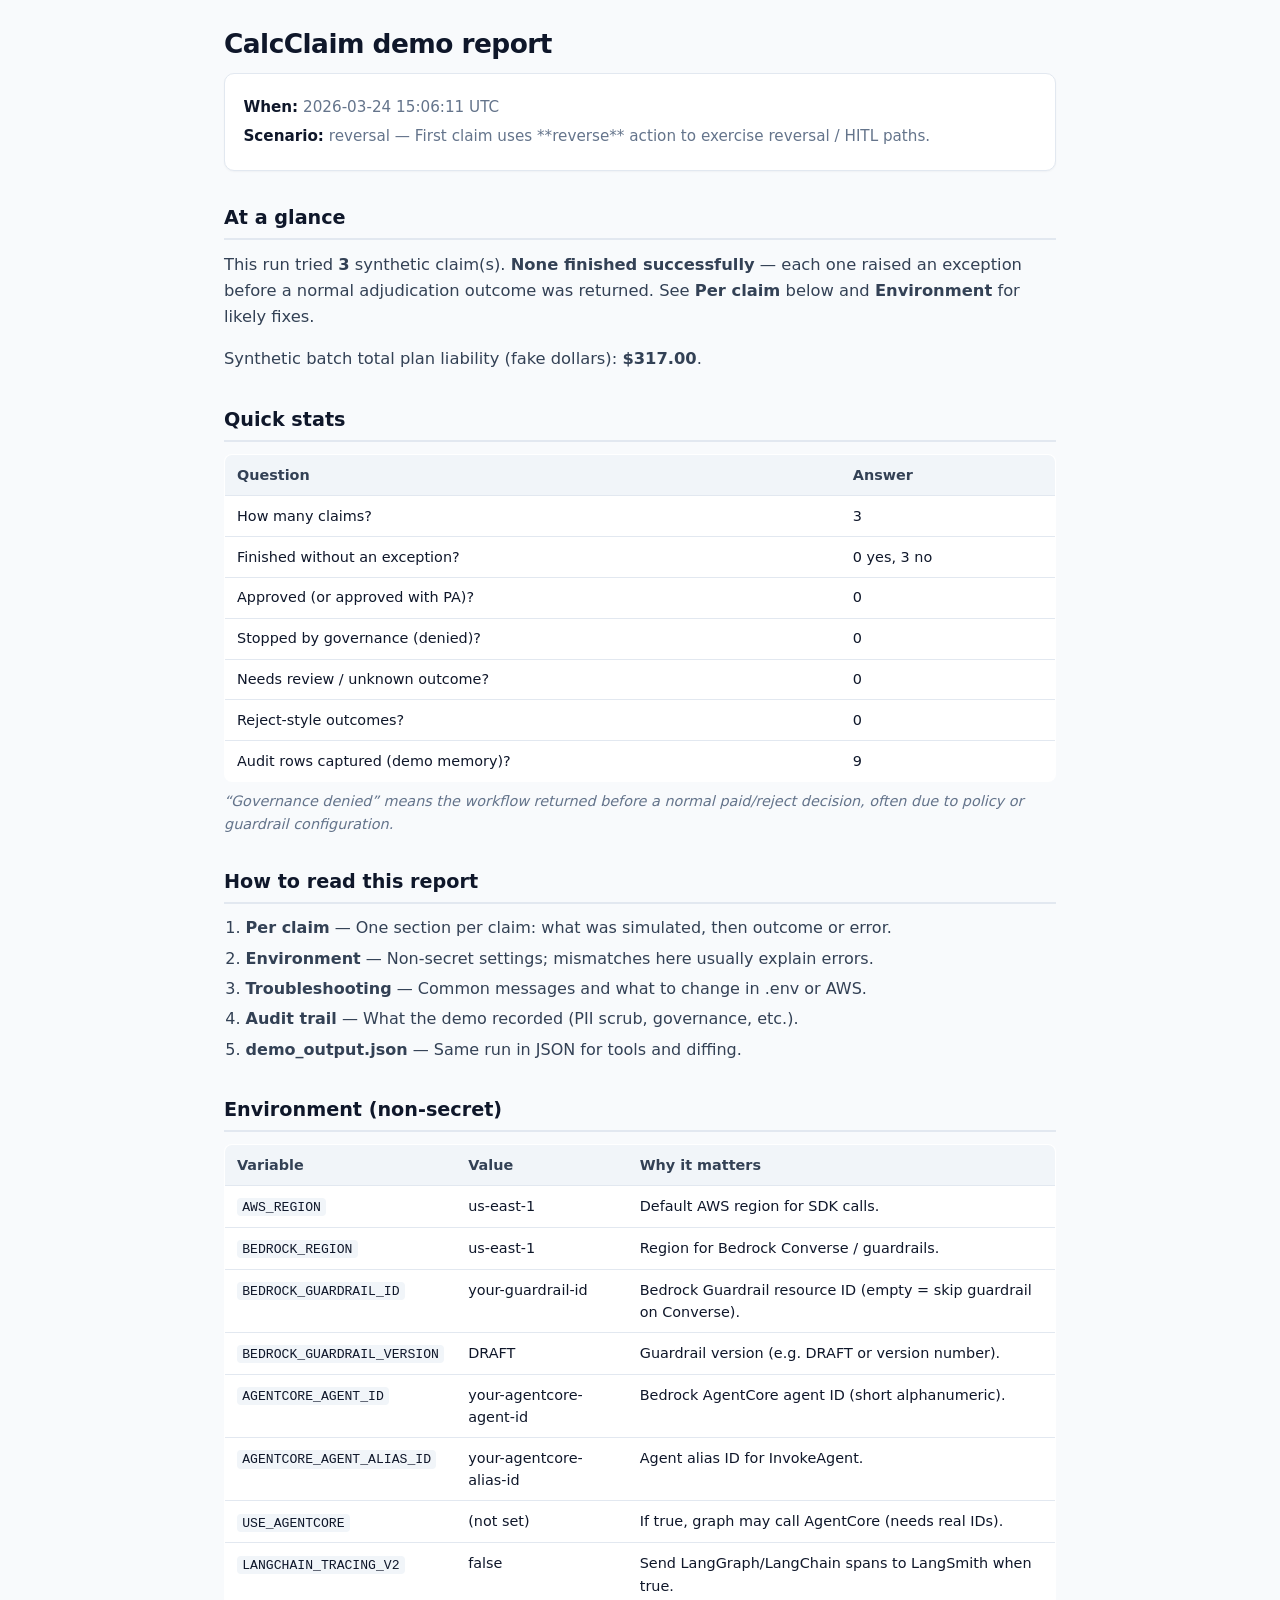
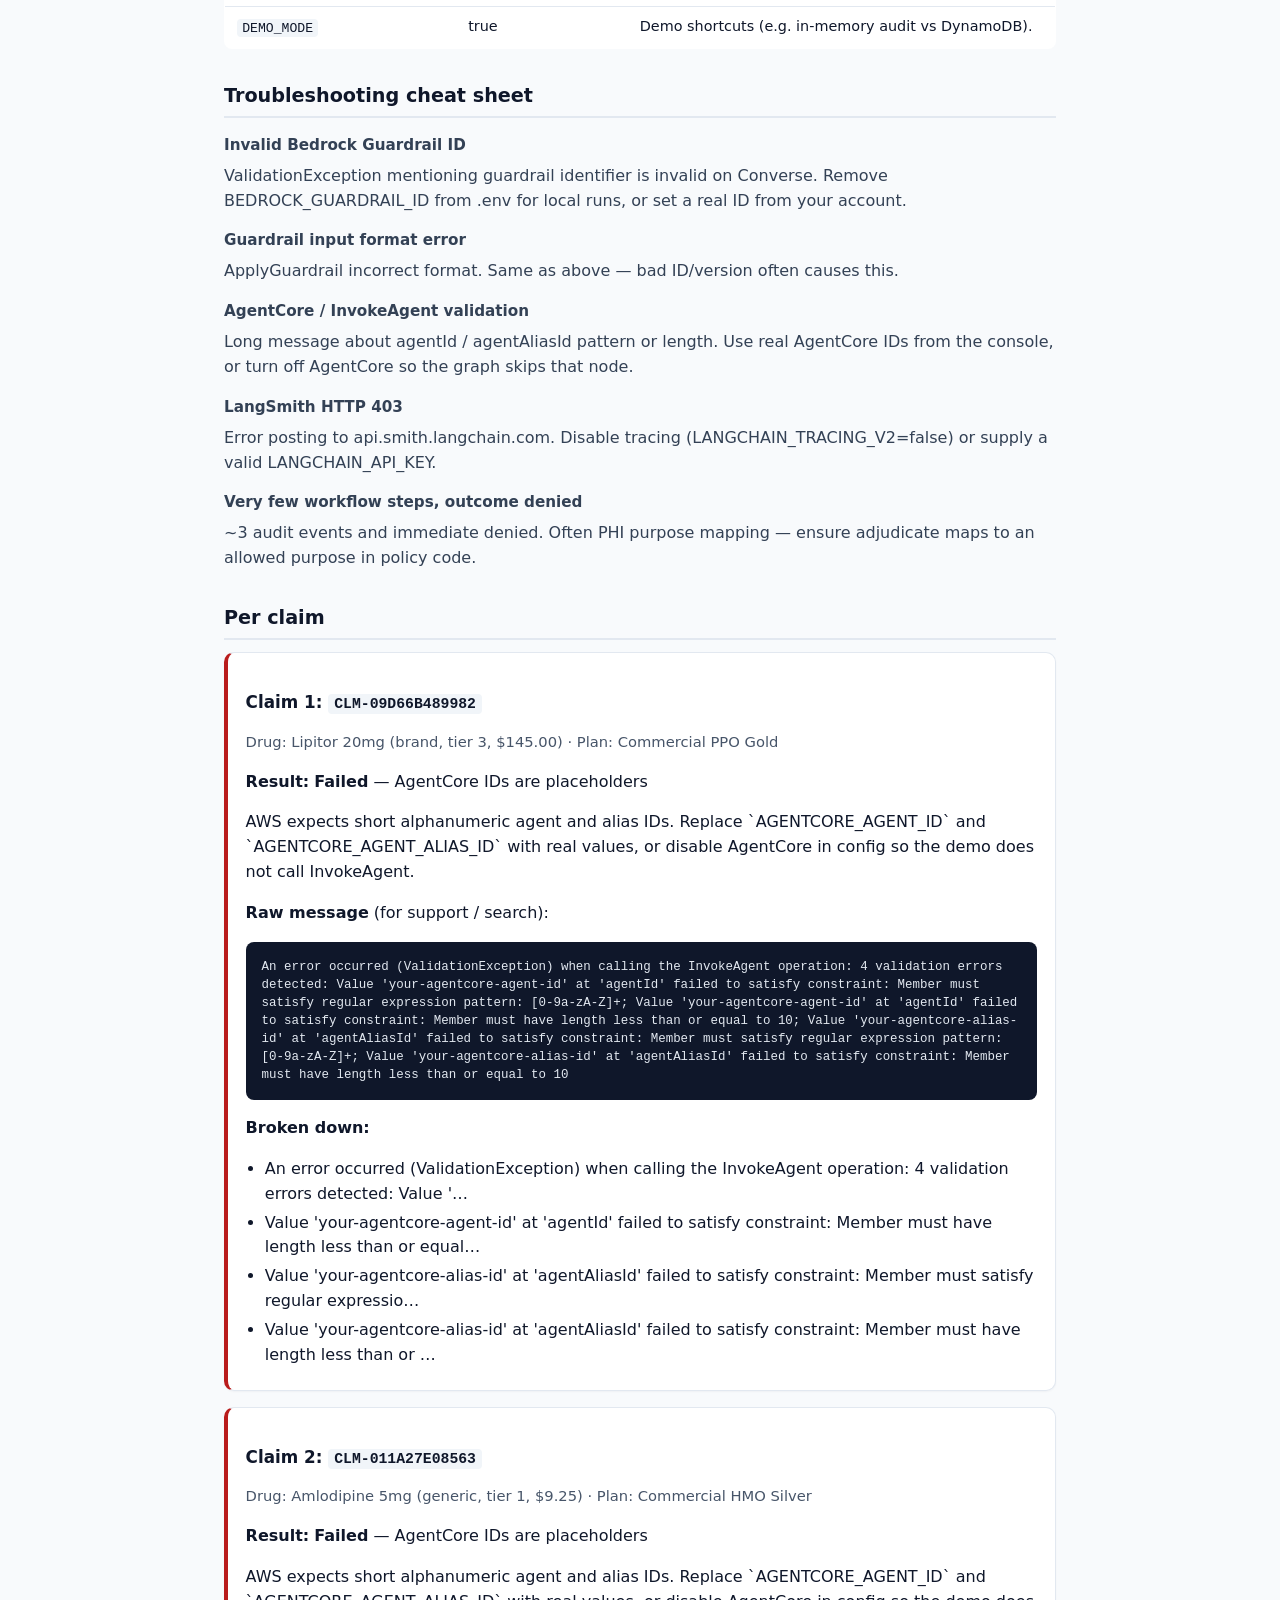
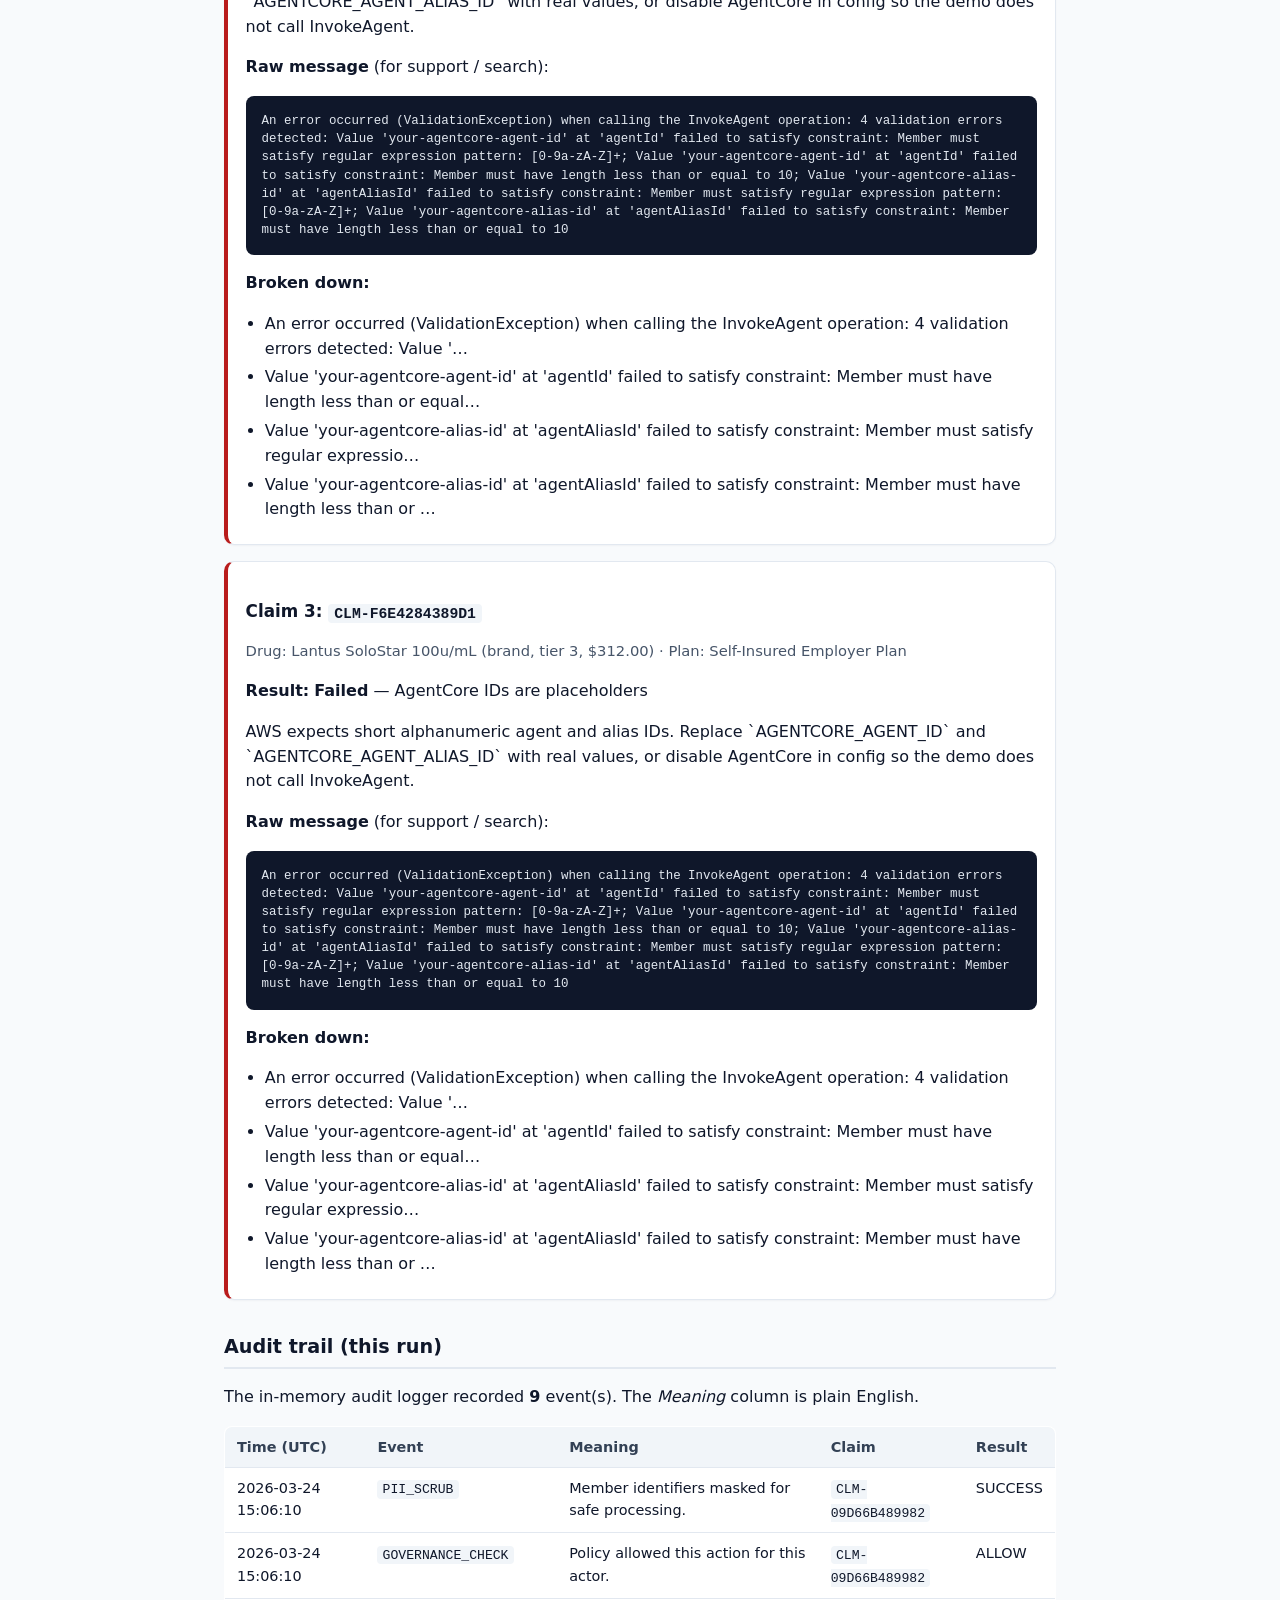
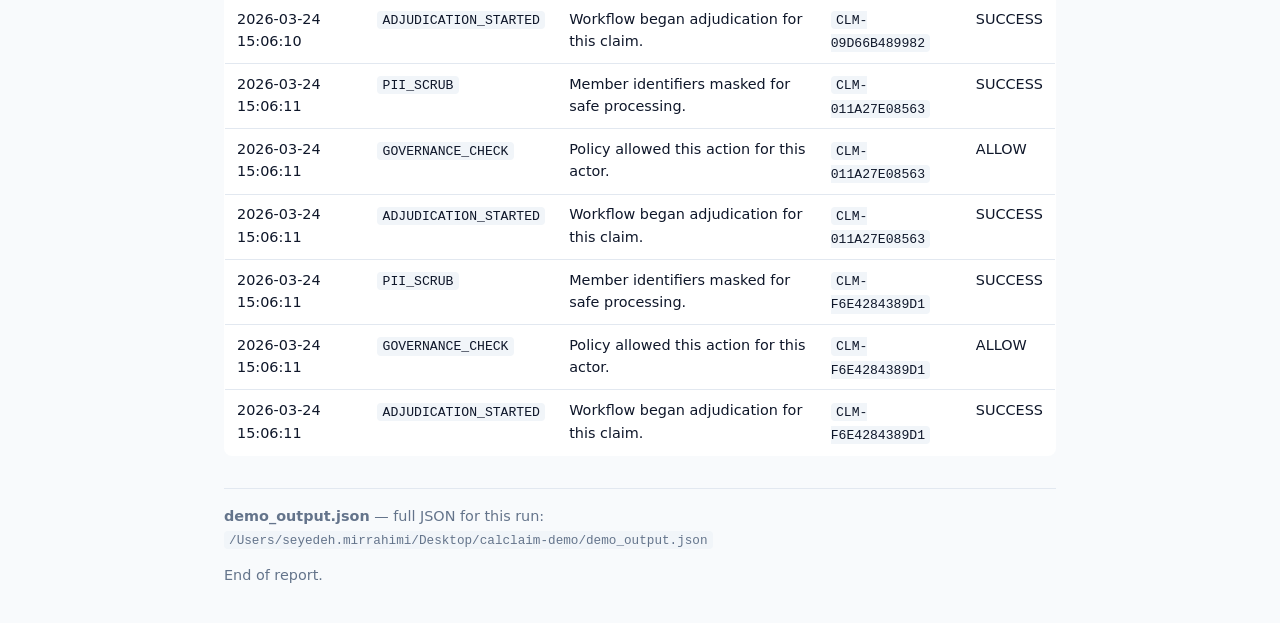
<file: reports/calclaim-run-20260324-150608Z.html>
<!DOCTYPE html>
<html lang="en">
<head>
<meta charset="utf-8">
<meta name="viewport" content="width=device-width, initial-scale=1">
<title>CalcClaim demo report</title>
<style>
:root {
  --bg: #f8fafc;
  --card: #ffffff;
  --text: #0f172a;
  --muted: #64748b;
  --border: #e2e8f0;
  --accent: #1d4ed8;
  --bad: #b91c1c;
  --good: #15803d;
}
* { box-sizing: border-box; }
body {
  font-family: system-ui, -apple-system, "Segoe UI", Roboto, sans-serif;
  line-height: 1.55;
  color: var(--text);
  background: var(--bg);
  margin: 0;
  padding: 1.5rem 1.25rem 3rem;
}
.wrap { max-width: 52rem; margin: 0 auto; }
h1 { font-size: 1.65rem; font-weight: 700; margin: 0 0 0.5rem; letter-spacing: -0.02em; }
h2 { font-size: 1.2rem; font-weight: 650; margin: 2rem 0 0.75rem; padding-bottom: 0.35rem; border-bottom: 2px solid var(--border); }
h3 { font-size: 1.05rem; font-weight: 650; margin: 1.25rem 0 0.5rem; }
h4 { font-size: 0.95rem; font-weight: 650; margin: 1rem 0 0.35rem; color: #334155; }
.meta {
  background: var(--card);
  border: 1px solid var(--border);
  border-radius: 10px;
  padding: 1rem 1.15rem;
  margin-bottom: 1.5rem;
  box-shadow: 0 1px 2px rgba(15,23,42,0.04);
}
.meta p { margin: 0.35rem 0; color: var(--muted); font-size: 0.95rem; }
.meta strong { color: var(--text); }
.lead { font-size: 1.02rem; color: #334155; margin: 0.75rem 0 1rem; line-height: 1.6; }
.note { font-size: 0.9rem; color: var(--muted); font-style: italic; margin-top: 0.5rem; }
ol.howto { margin: 0.5rem 0; padding-left: 1.35rem; color: #334155; }
ol.howto li { margin: 0.35rem 0; }
table.data { width: 100%; border-collapse: collapse; font-size: 0.9rem; background: var(--card); border-radius: 8px; overflow: hidden; border: 1px solid var(--border); }
table.data th, table.data td { padding: 0.55rem 0.75rem; text-align: left; border-bottom: 1px solid var(--border); vertical-align: top; }
table.data th { background: #f1f5f9; font-weight: 600; color: #334155; }
table.data tr:last-child td { border-bottom: none; }
table.data code { font-size: 0.82rem; }
code { background: #f1f5f9; padding: 0.12em 0.4em; border-radius: 4px; font-size: 0.88em; }
pre.raw {
  background: #0f172a;
  color: #e2e8f0;
  padding: 1rem;
  border-radius: 8px;
  overflow-x: auto;
  font-size: 0.78rem;
  line-height: 1.45;
  white-space: pre-wrap;
  word-break: break-word;
}
.card {
  background: var(--card);
  border: 1px solid var(--border);
  border-radius: 10px;
  padding: 1rem 1.1rem;
  margin-bottom: 1rem;
  box-shadow: 0 1px 2px rgba(15,23,42,0.04);
}
.card.fail { border-left: 4px solid var(--bad); }
.card.ok { border-left: 4px solid var(--good); }
.claim-ctx { font-size: 0.92rem; color: #475569; margin-bottom: 0.75rem; }
.symptom { margin: 0.4rem 0 0.6rem; color: #334155; }
ul.bullets { margin: 0.4rem 0; padding-left: 1.2rem; }
ul.bullets li { margin: 0.25rem 0; }
footer.files { margin-top: 2rem; padding-top: 1rem; border-top: 1px solid var(--border); font-size: 0.9rem; color: var(--muted); }
@media print {
  body { background: #fff; }
  .card { break-inside: avoid; }
}
</style>
</head><body><div class="wrap">
<h1>CalcClaim demo report</h1>
<div class="meta">
<p><strong>When:</strong> 2026-03-24 15:06:11 UTC</p>
<p><strong>Scenario:</strong> reversal — First claim uses **reverse** action to exercise reversal / HITL paths.</p>
</div>
<h2>At a glance</h2>
<p class="lead">This run tried <strong>3</strong> synthetic claim(s). <strong>None finished successfully</strong> — each one raised an exception before a normal adjudication outcome was returned. See <strong>Per claim</strong> below and <strong>Environment</strong> for likely fixes.</p>
<p class="lead">Synthetic batch total plan liability (fake dollars): <strong>$317.00</strong>.</p>
<h2>Quick stats</h2>
<table class="data">
<thead><tr><th>Question</th><th>Answer</th></tr></thead><tbody>
<tr><td>How many claims?</td><td>3</td></tr>
<tr><td>Finished without an exception?</td><td>0 yes, 3 no</td></tr>
<tr><td>Approved (or approved with PA)?</td><td>0</td></tr>
<tr><td>Stopped by governance (denied)?</td><td>0</td></tr>
<tr><td>Needs review / unknown outcome?</td><td>0</td></tr>
<tr><td>Reject-style outcomes?</td><td>0</td></tr>
<tr><td>Audit rows captured (demo memory)?</td><td>9</td></tr>
</tbody></table>
<p class="note">“Governance denied” means the workflow returned before a normal paid/reject decision, often due to policy or guardrail configuration.</p>
<h2>How to read this report</h2>
<ol class="howto">
<li><strong>Per claim</strong> — One section per claim: what was simulated, then outcome or error.</li>
<li><strong>Environment</strong> — Non-secret settings; mismatches here usually explain errors.</li>
<li><strong>Troubleshooting</strong> — Common messages and what to change in .env or AWS.</li>
<li><strong>Audit trail</strong> — What the demo recorded (PII scrub, governance, etc.).</li>
<li><strong>demo_output.json</strong> — Same run in JSON for tools and diffing.</li>
</ol>
<h2>Environment (non-secret)</h2>
<table class="data">
<thead><tr><th>Variable</th><th>Value</th><th>Why it matters</th></tr></thead><tbody>
<tr><td><code>AWS_REGION</code></td><td>us-east-1</td><td>Default AWS region for SDK calls.</td></tr>
<tr><td><code>BEDROCK_REGION</code></td><td>us-east-1</td><td>Region for Bedrock Converse / guardrails.</td></tr>
<tr><td><code>BEDROCK_GUARDRAIL_ID</code></td><td>your-guardrail-id</td><td>Bedrock Guardrail resource ID (empty = skip guardrail on Converse).</td></tr>
<tr><td><code>BEDROCK_GUARDRAIL_VERSION</code></td><td>DRAFT</td><td>Guardrail version (e.g. DRAFT or version number).</td></tr>
<tr><td><code>AGENTCORE_AGENT_ID</code></td><td>your-agentcore-agent-id</td><td>Bedrock AgentCore agent ID (short alphanumeric).</td></tr>
<tr><td><code>AGENTCORE_AGENT_ALIAS_ID</code></td><td>your-agentcore-alias-id</td><td>Agent alias ID for InvokeAgent.</td></tr>
<tr><td><code>USE_AGENTCORE</code></td><td>(not set)</td><td>If true, graph may call AgentCore (needs real IDs).</td></tr>
<tr><td><code>LANGCHAIN_TRACING_V2</code></td><td>false</td><td>Send LangGraph/LangChain spans to LangSmith when true.</td></tr>
<tr><td><code>DEMO_MODE</code></td><td>true</td><td>Demo shortcuts (e.g. in-memory audit vs DynamoDB).</td></tr>
</tbody></table>
<h2>Troubleshooting cheat sheet</h2>
<h4>Invalid Bedrock Guardrail ID</h4>
<p class="symptom">ValidationException mentioning guardrail identifier is invalid on Converse. Remove BEDROCK_GUARDRAIL_ID from .env for local runs, or set a real ID from your account.</p>
<h4>Guardrail input format error</h4>
<p class="symptom">ApplyGuardrail incorrect format. Same as above — bad ID/version often causes this.</p>
<h4>AgentCore / InvokeAgent validation</h4>
<p class="symptom">Long message about agentId / agentAliasId pattern or length. Use real AgentCore IDs from the console, or turn off AgentCore so the graph skips that node.</p>
<h4>LangSmith HTTP 403</h4>
<p class="symptom">Error posting to api.smith.langchain.com. Disable tracing (LANGCHAIN_TRACING_V2=false) or supply a valid LANGCHAIN_API_KEY.</p>
<h4>Very few workflow steps, outcome denied</h4>
<p class="symptom">~3 audit events and immediate denied. Often PHI purpose mapping — ensure adjudicate maps to an allowed purpose in policy code.</p>
<h2>Per claim</h2>
<section class="card fail">
<h3>Claim 1: <code>CLM-09D66B489982</code></h3>
<p class="claim-ctx">Drug: Lipitor 20mg (brand, tier 3, $145.00) · Plan: Commercial PPO Gold</p>
<p><strong>Result:</strong> <strong>Failed</strong> — AgentCore IDs are placeholders</p>
<p>AWS expects short alphanumeric agent and alias IDs. Replace `AGENTCORE_AGENT_ID` and `AGENTCORE_AGENT_ALIAS_ID` with real values, or disable AgentCore in config so the demo does not call InvokeAgent.</p>
<p><strong>Raw message</strong> (for support / search):</p>
<pre class="raw">An error occurred (ValidationException) when calling the InvokeAgent operation: 4 validation errors detected: Value &#x27;your-agentcore-agent-id&#x27; at &#x27;agentId&#x27; failed to satisfy constraint: Member must satisfy regular expression pattern: [0-9a-zA-Z]+; Value &#x27;your-agentcore-agent-id&#x27; at &#x27;agentId&#x27; failed to satisfy constraint: Member must have length less than or equal to 10; Value &#x27;your-agentcore-alias-id&#x27; at &#x27;agentAliasId&#x27; failed to satisfy constraint: Member must satisfy regular expression pattern: [0-9a-zA-Z]+; Value &#x27;your-agentcore-alias-id&#x27; at &#x27;agentAliasId&#x27; failed to satisfy constraint: Member must have length less than or equal to 10</pre>
<p><strong>Broken down:</strong></p><ul class="bullets">
<li>An error occurred (ValidationException) when calling the InvokeAgent operation: 4 validation errors detected: Value &#x27;…</li>
<li>Value &#x27;your-agentcore-agent-id&#x27; at &#x27;agentId&#x27; failed to satisfy constraint: Member must have length less than or equal…</li>
<li>Value &#x27;your-agentcore-alias-id&#x27; at &#x27;agentAliasId&#x27; failed to satisfy constraint: Member must satisfy regular expressio…</li>
<li>Value &#x27;your-agentcore-alias-id&#x27; at &#x27;agentAliasId&#x27; failed to satisfy constraint: Member must have length less than or …</li>
</ul>
</section>
<section class="card fail">
<h3>Claim 2: <code>CLM-011A27E08563</code></h3>
<p class="claim-ctx">Drug: Amlodipine 5mg (generic, tier 1, $9.25) · Plan: Commercial HMO Silver</p>
<p><strong>Result:</strong> <strong>Failed</strong> — AgentCore IDs are placeholders</p>
<p>AWS expects short alphanumeric agent and alias IDs. Replace `AGENTCORE_AGENT_ID` and `AGENTCORE_AGENT_ALIAS_ID` with real values, or disable AgentCore in config so the demo does not call InvokeAgent.</p>
<p><strong>Raw message</strong> (for support / search):</p>
<pre class="raw">An error occurred (ValidationException) when calling the InvokeAgent operation: 4 validation errors detected: Value &#x27;your-agentcore-agent-id&#x27; at &#x27;agentId&#x27; failed to satisfy constraint: Member must satisfy regular expression pattern: [0-9a-zA-Z]+; Value &#x27;your-agentcore-agent-id&#x27; at &#x27;agentId&#x27; failed to satisfy constraint: Member must have length less than or equal to 10; Value &#x27;your-agentcore-alias-id&#x27; at &#x27;agentAliasId&#x27; failed to satisfy constraint: Member must satisfy regular expression pattern: [0-9a-zA-Z]+; Value &#x27;your-agentcore-alias-id&#x27; at &#x27;agentAliasId&#x27; failed to satisfy constraint: Member must have length less than or equal to 10</pre>
<p><strong>Broken down:</strong></p><ul class="bullets">
<li>An error occurred (ValidationException) when calling the InvokeAgent operation: 4 validation errors detected: Value &#x27;…</li>
<li>Value &#x27;your-agentcore-agent-id&#x27; at &#x27;agentId&#x27; failed to satisfy constraint: Member must have length less than or equal…</li>
<li>Value &#x27;your-agentcore-alias-id&#x27; at &#x27;agentAliasId&#x27; failed to satisfy constraint: Member must satisfy regular expressio…</li>
<li>Value &#x27;your-agentcore-alias-id&#x27; at &#x27;agentAliasId&#x27; failed to satisfy constraint: Member must have length less than or …</li>
</ul>
</section>
<section class="card fail">
<h3>Claim 3: <code>CLM-F6E4284389D1</code></h3>
<p class="claim-ctx">Drug: Lantus SoloStar 100u/mL (brand, tier 3, $312.00) · Plan: Self-Insured Employer Plan</p>
<p><strong>Result:</strong> <strong>Failed</strong> — AgentCore IDs are placeholders</p>
<p>AWS expects short alphanumeric agent and alias IDs. Replace `AGENTCORE_AGENT_ID` and `AGENTCORE_AGENT_ALIAS_ID` with real values, or disable AgentCore in config so the demo does not call InvokeAgent.</p>
<p><strong>Raw message</strong> (for support / search):</p>
<pre class="raw">An error occurred (ValidationException) when calling the InvokeAgent operation: 4 validation errors detected: Value &#x27;your-agentcore-agent-id&#x27; at &#x27;agentId&#x27; failed to satisfy constraint: Member must satisfy regular expression pattern: [0-9a-zA-Z]+; Value &#x27;your-agentcore-agent-id&#x27; at &#x27;agentId&#x27; failed to satisfy constraint: Member must have length less than or equal to 10; Value &#x27;your-agentcore-alias-id&#x27; at &#x27;agentAliasId&#x27; failed to satisfy constraint: Member must satisfy regular expression pattern: [0-9a-zA-Z]+; Value &#x27;your-agentcore-alias-id&#x27; at &#x27;agentAliasId&#x27; failed to satisfy constraint: Member must have length less than or equal to 10</pre>
<p><strong>Broken down:</strong></p><ul class="bullets">
<li>An error occurred (ValidationException) when calling the InvokeAgent operation: 4 validation errors detected: Value &#x27;…</li>
<li>Value &#x27;your-agentcore-agent-id&#x27; at &#x27;agentId&#x27; failed to satisfy constraint: Member must have length less than or equal…</li>
<li>Value &#x27;your-agentcore-alias-id&#x27; at &#x27;agentAliasId&#x27; failed to satisfy constraint: Member must satisfy regular expressio…</li>
<li>Value &#x27;your-agentcore-alias-id&#x27; at &#x27;agentAliasId&#x27; failed to satisfy constraint: Member must have length less than or …</li>
</ul>
</section>
<h2>Audit trail (this run)</h2>
<p>The in-memory audit logger recorded <strong>9</strong> event(s). The <em>Meaning</em> column is plain English.</p>
<table class="data">
<thead><tr><th>Time (UTC)</th><th>Event</th><th>Meaning</th><th>Claim</th><th>Result</th></tr></thead><tbody>
<tr><td>2026-03-24 15:06:10</td><td><code>PII_SCRUB</code></td><td>Member identifiers masked for safe processing.</td><td><code>CLM-09D66B489982</code></td><td>SUCCESS</td></tr>
<tr><td>2026-03-24 15:06:10</td><td><code>GOVERNANCE_CHECK</code></td><td>Policy allowed this action for this actor.</td><td><code>CLM-09D66B489982</code></td><td>ALLOW</td></tr>
<tr><td>2026-03-24 15:06:10</td><td><code>ADJUDICATION_STARTED</code></td><td>Workflow began adjudication for this claim.</td><td><code>CLM-09D66B489982</code></td><td>SUCCESS</td></tr>
<tr><td>2026-03-24 15:06:11</td><td><code>PII_SCRUB</code></td><td>Member identifiers masked for safe processing.</td><td><code>CLM-011A27E08563</code></td><td>SUCCESS</td></tr>
<tr><td>2026-03-24 15:06:11</td><td><code>GOVERNANCE_CHECK</code></td><td>Policy allowed this action for this actor.</td><td><code>CLM-011A27E08563</code></td><td>ALLOW</td></tr>
<tr><td>2026-03-24 15:06:11</td><td><code>ADJUDICATION_STARTED</code></td><td>Workflow began adjudication for this claim.</td><td><code>CLM-011A27E08563</code></td><td>SUCCESS</td></tr>
<tr><td>2026-03-24 15:06:11</td><td><code>PII_SCRUB</code></td><td>Member identifiers masked for safe processing.</td><td><code>CLM-F6E4284389D1</code></td><td>SUCCESS</td></tr>
<tr><td>2026-03-24 15:06:11</td><td><code>GOVERNANCE_CHECK</code></td><td>Policy allowed this action for this actor.</td><td><code>CLM-F6E4284389D1</code></td><td>ALLOW</td></tr>
<tr><td>2026-03-24 15:06:11</td><td><code>ADJUDICATION_STARTED</code></td><td>Workflow began adjudication for this claim.</td><td><code>CLM-F6E4284389D1</code></td><td>SUCCESS</td></tr>
</tbody></table>
<footer class="files">
<strong>demo_output.json</strong> — full JSON for this run:<br>
<code style="word-break:break-all;">/Users/seyedeh.mirrahimi/Desktop/calclaim-demo/demo_output.json</code>
<p>End of report.</p></footer>
</div></body></html>
</file>
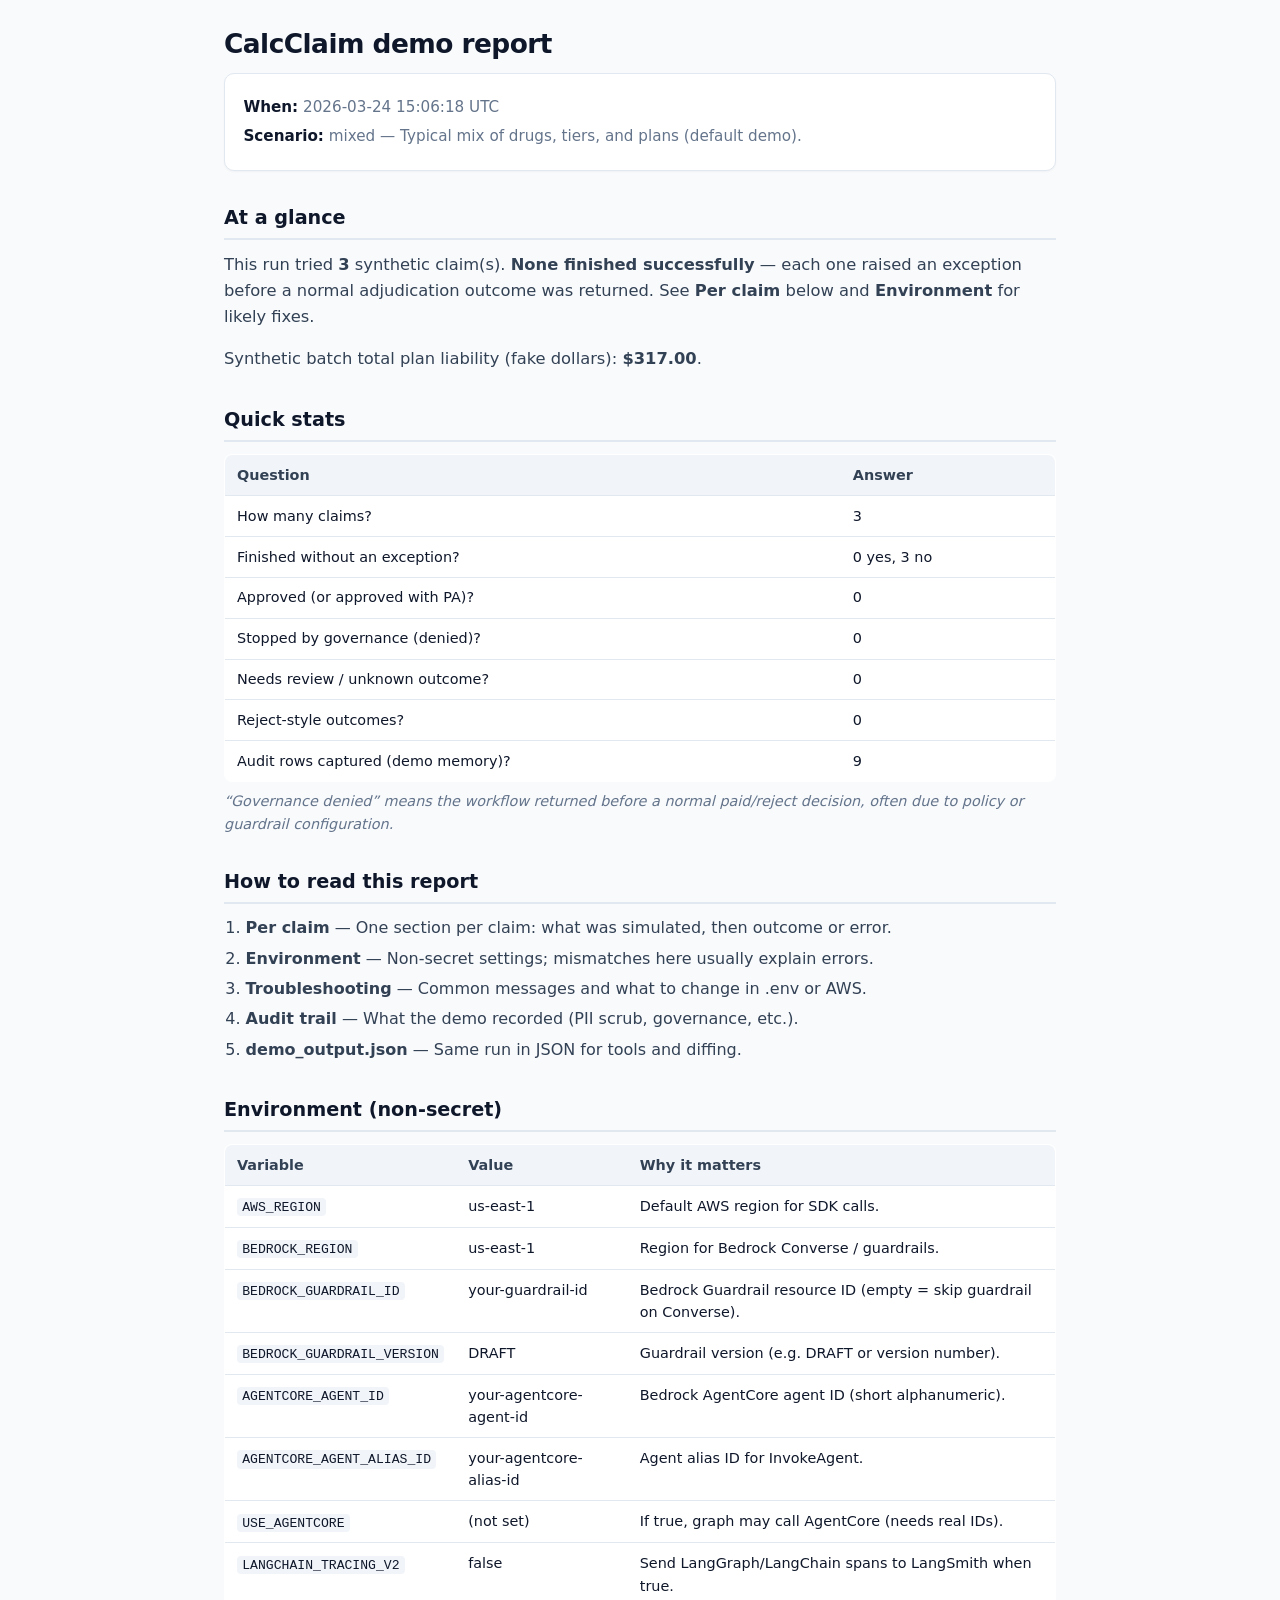
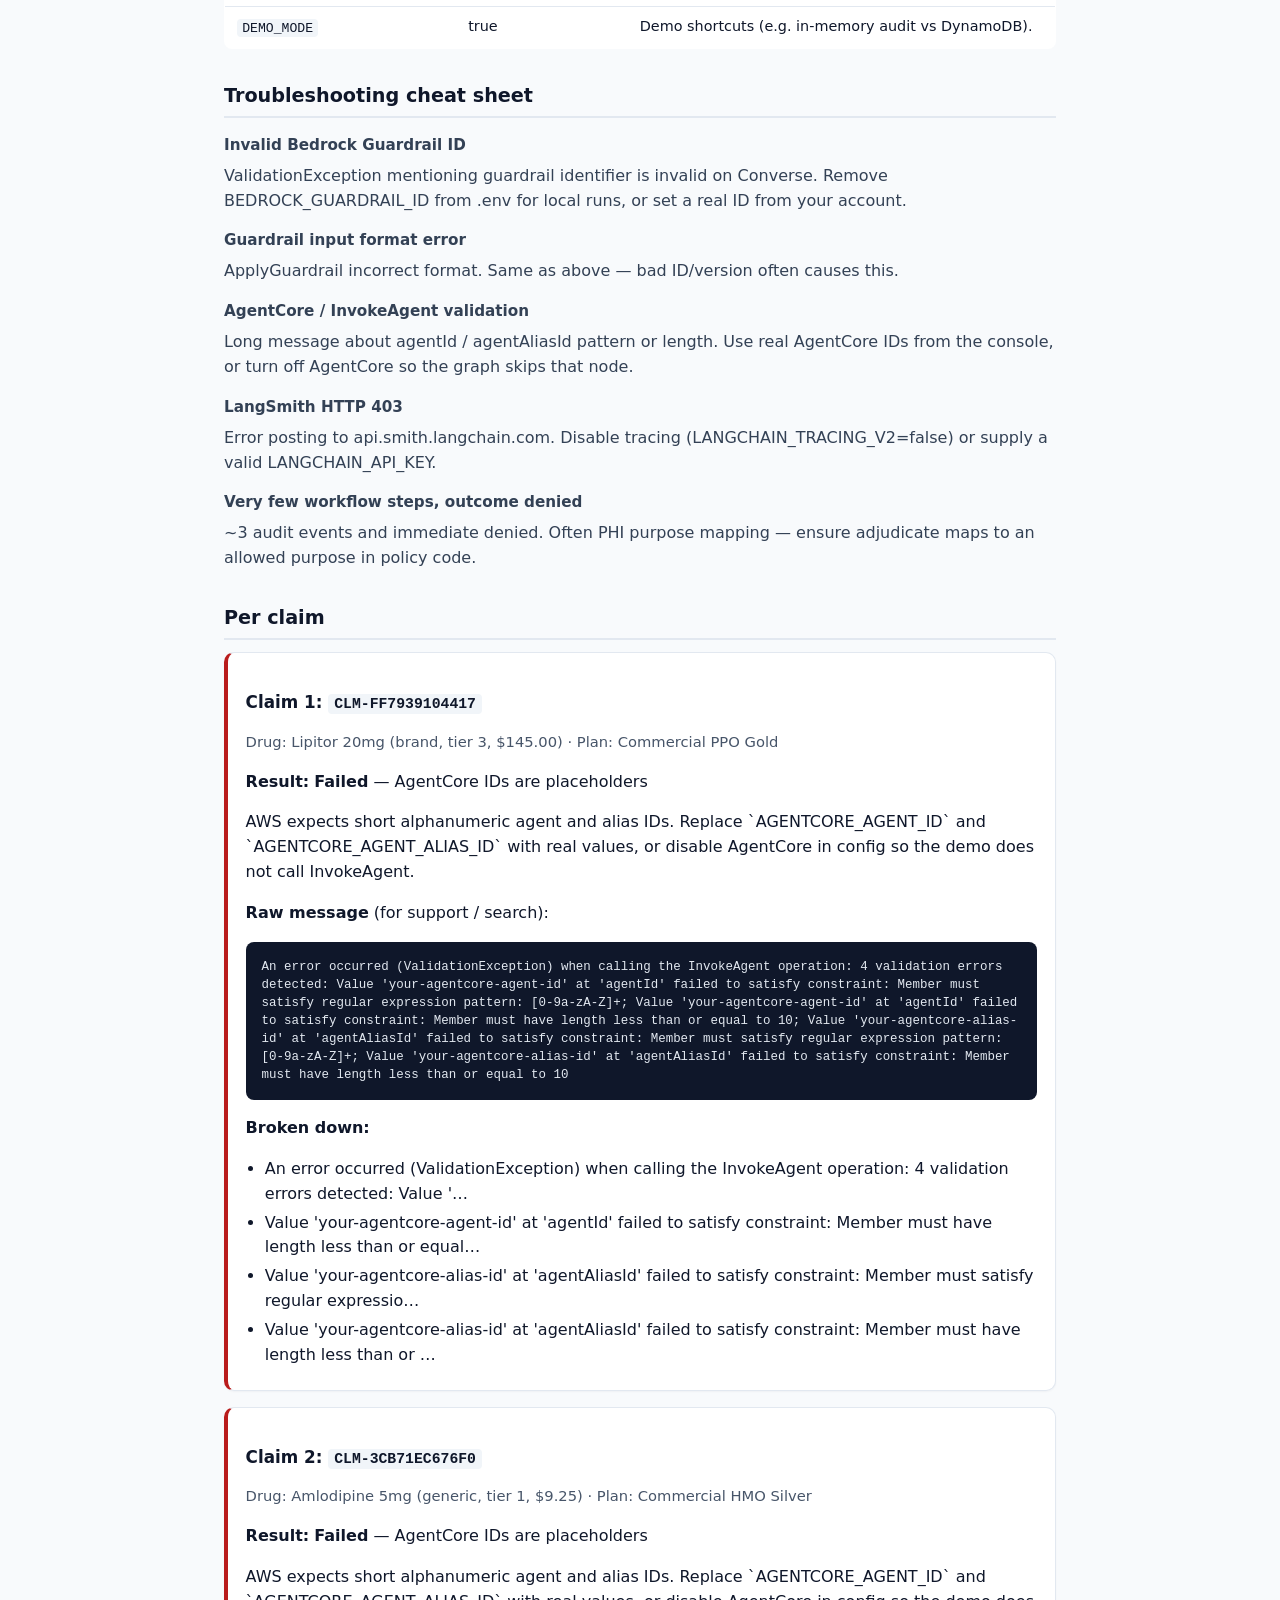
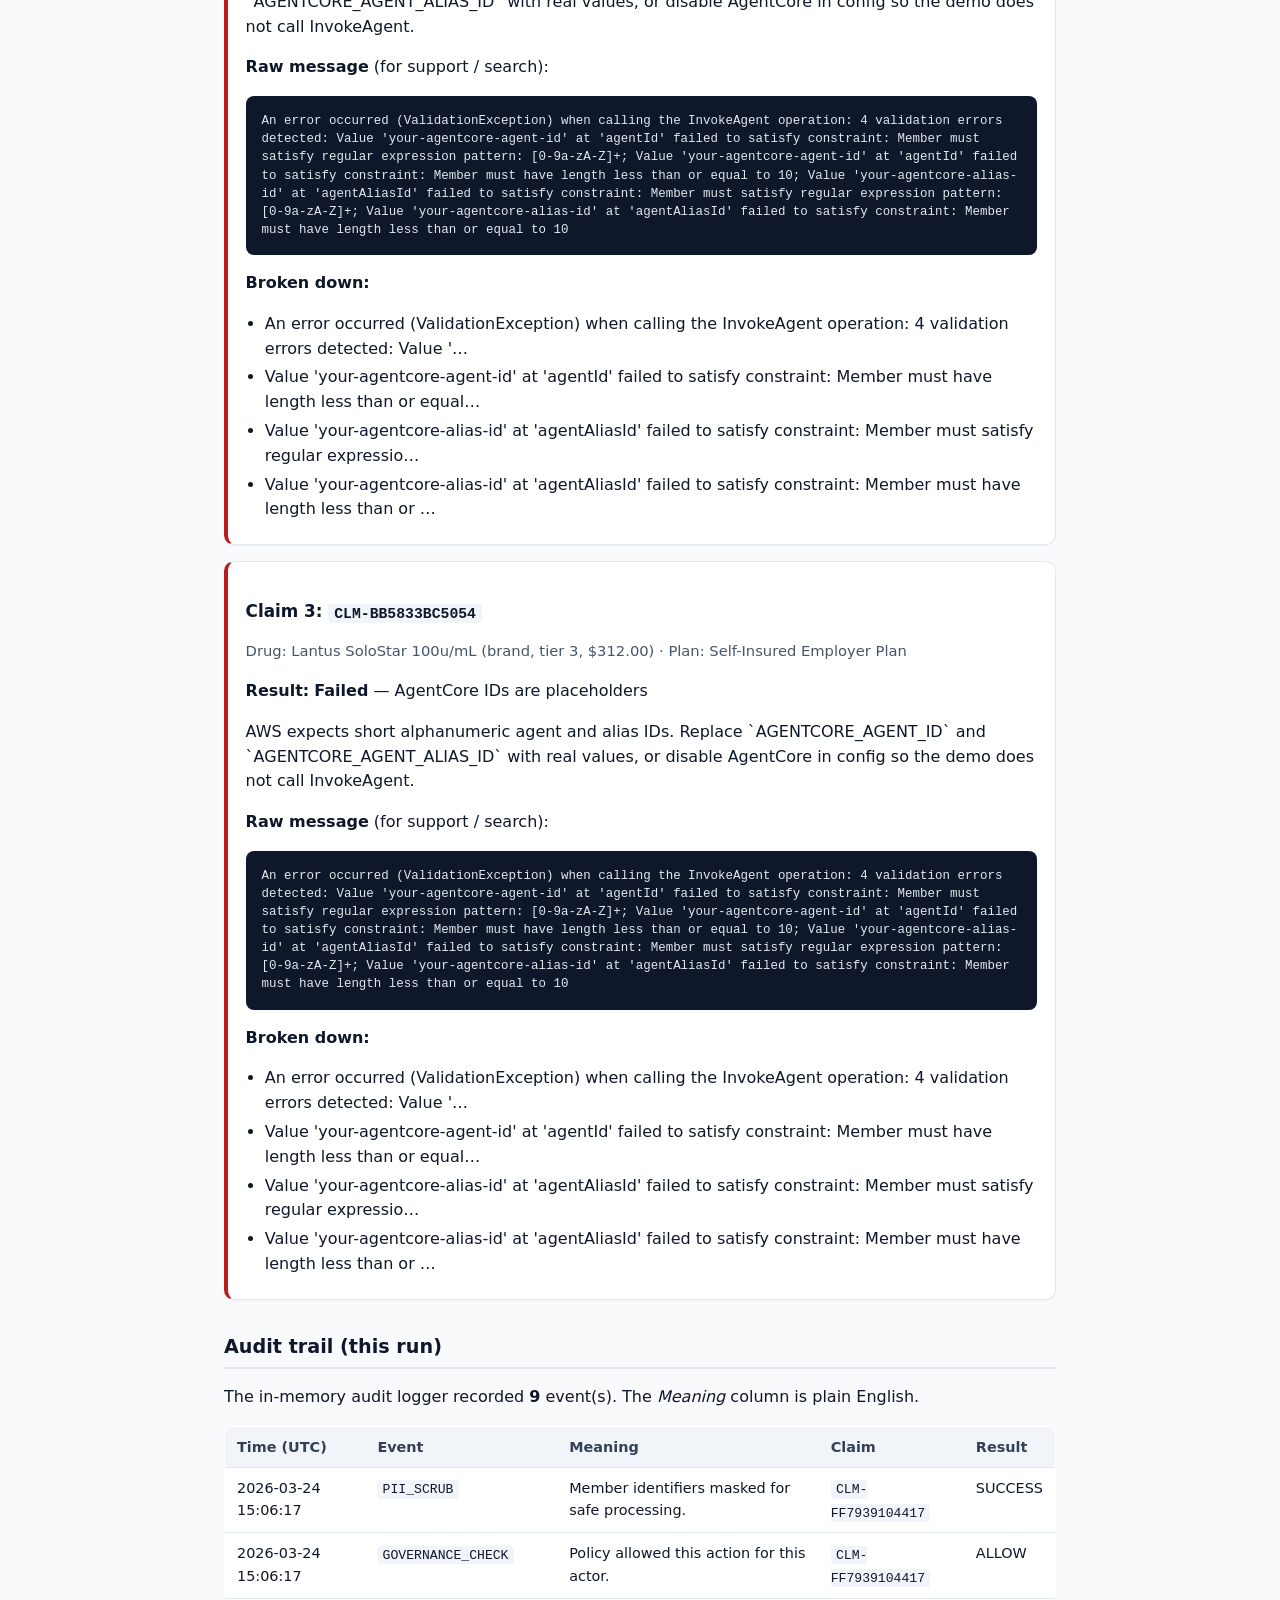
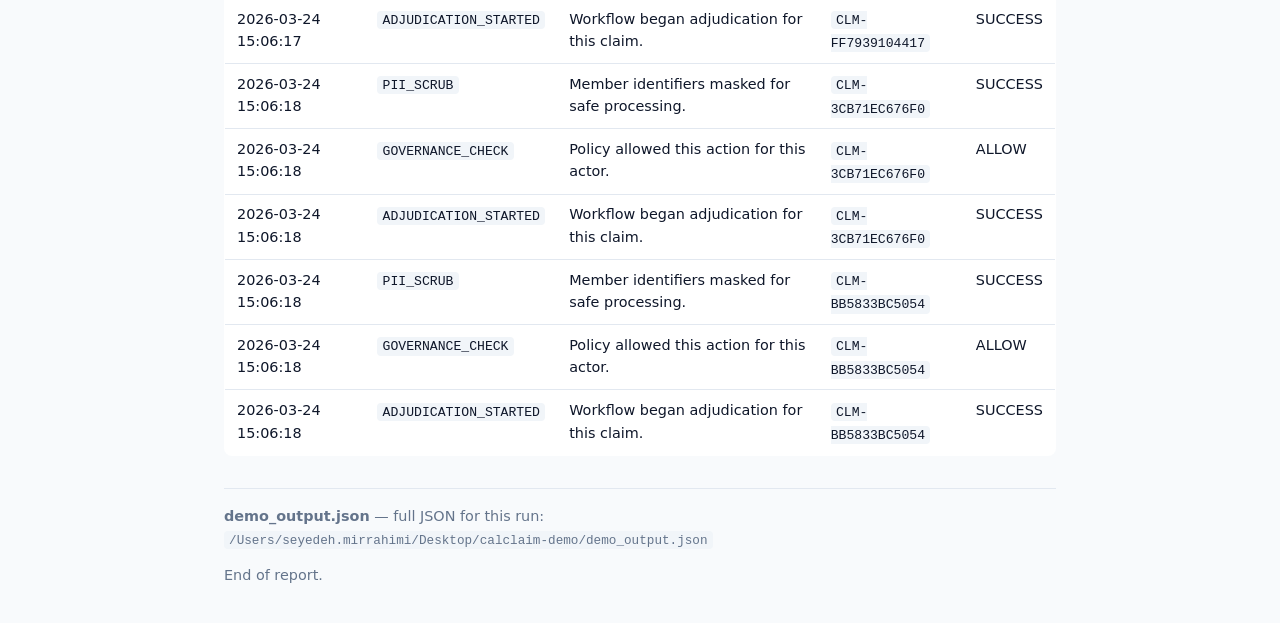
<file: reports/my-run.html>
<!DOCTYPE html>
<html lang="en">
<head>
<meta charset="utf-8">
<meta name="viewport" content="width=device-width, initial-scale=1">
<title>CalcClaim demo report</title>
<style>
:root {
  --bg: #f8fafc;
  --card: #ffffff;
  --text: #0f172a;
  --muted: #64748b;
  --border: #e2e8f0;
  --accent: #1d4ed8;
  --bad: #b91c1c;
  --good: #15803d;
}
* { box-sizing: border-box; }
body {
  font-family: system-ui, -apple-system, "Segoe UI", Roboto, sans-serif;
  line-height: 1.55;
  color: var(--text);
  background: var(--bg);
  margin: 0;
  padding: 1.5rem 1.25rem 3rem;
}
.wrap { max-width: 52rem; margin: 0 auto; }
h1 { font-size: 1.65rem; font-weight: 700; margin: 0 0 0.5rem; letter-spacing: -0.02em; }
h2 { font-size: 1.2rem; font-weight: 650; margin: 2rem 0 0.75rem; padding-bottom: 0.35rem; border-bottom: 2px solid var(--border); }
h3 { font-size: 1.05rem; font-weight: 650; margin: 1.25rem 0 0.5rem; }
h4 { font-size: 0.95rem; font-weight: 650; margin: 1rem 0 0.35rem; color: #334155; }
.meta {
  background: var(--card);
  border: 1px solid var(--border);
  border-radius: 10px;
  padding: 1rem 1.15rem;
  margin-bottom: 1.5rem;
  box-shadow: 0 1px 2px rgba(15,23,42,0.04);
}
.meta p { margin: 0.35rem 0; color: var(--muted); font-size: 0.95rem; }
.meta strong { color: var(--text); }
.lead { font-size: 1.02rem; color: #334155; margin: 0.75rem 0 1rem; line-height: 1.6; }
.note { font-size: 0.9rem; color: var(--muted); font-style: italic; margin-top: 0.5rem; }
ol.howto { margin: 0.5rem 0; padding-left: 1.35rem; color: #334155; }
ol.howto li { margin: 0.35rem 0; }
table.data { width: 100%; border-collapse: collapse; font-size: 0.9rem; background: var(--card); border-radius: 8px; overflow: hidden; border: 1px solid var(--border); }
table.data th, table.data td { padding: 0.55rem 0.75rem; text-align: left; border-bottom: 1px solid var(--border); vertical-align: top; }
table.data th { background: #f1f5f9; font-weight: 600; color: #334155; }
table.data tr:last-child td { border-bottom: none; }
table.data code { font-size: 0.82rem; }
code { background: #f1f5f9; padding: 0.12em 0.4em; border-radius: 4px; font-size: 0.88em; }
pre.raw {
  background: #0f172a;
  color: #e2e8f0;
  padding: 1rem;
  border-radius: 8px;
  overflow-x: auto;
  font-size: 0.78rem;
  line-height: 1.45;
  white-space: pre-wrap;
  word-break: break-word;
}
.card {
  background: var(--card);
  border: 1px solid var(--border);
  border-radius: 10px;
  padding: 1rem 1.1rem;
  margin-bottom: 1rem;
  box-shadow: 0 1px 2px rgba(15,23,42,0.04);
}
.card.fail { border-left: 4px solid var(--bad); }
.card.ok { border-left: 4px solid var(--good); }
.claim-ctx { font-size: 0.92rem; color: #475569; margin-bottom: 0.75rem; }
.symptom { margin: 0.4rem 0 0.6rem; color: #334155; }
ul.bullets { margin: 0.4rem 0; padding-left: 1.2rem; }
ul.bullets li { margin: 0.25rem 0; }
footer.files { margin-top: 2rem; padding-top: 1rem; border-top: 1px solid var(--border); font-size: 0.9rem; color: var(--muted); }
@media print {
  body { background: #fff; }
  .card { break-inside: avoid; }
}
</style>
</head><body><div class="wrap">
<h1>CalcClaim demo report</h1>
<div class="meta">
<p><strong>When:</strong> 2026-03-24 15:06:18 UTC</p>
<p><strong>Scenario:</strong> mixed — Typical mix of drugs, tiers, and plans (default demo).</p>
</div>
<h2>At a glance</h2>
<p class="lead">This run tried <strong>3</strong> synthetic claim(s). <strong>None finished successfully</strong> — each one raised an exception before a normal adjudication outcome was returned. See <strong>Per claim</strong> below and <strong>Environment</strong> for likely fixes.</p>
<p class="lead">Synthetic batch total plan liability (fake dollars): <strong>$317.00</strong>.</p>
<h2>Quick stats</h2>
<table class="data">
<thead><tr><th>Question</th><th>Answer</th></tr></thead><tbody>
<tr><td>How many claims?</td><td>3</td></tr>
<tr><td>Finished without an exception?</td><td>0 yes, 3 no</td></tr>
<tr><td>Approved (or approved with PA)?</td><td>0</td></tr>
<tr><td>Stopped by governance (denied)?</td><td>0</td></tr>
<tr><td>Needs review / unknown outcome?</td><td>0</td></tr>
<tr><td>Reject-style outcomes?</td><td>0</td></tr>
<tr><td>Audit rows captured (demo memory)?</td><td>9</td></tr>
</tbody></table>
<p class="note">“Governance denied” means the workflow returned before a normal paid/reject decision, often due to policy or guardrail configuration.</p>
<h2>How to read this report</h2>
<ol class="howto">
<li><strong>Per claim</strong> — One section per claim: what was simulated, then outcome or error.</li>
<li><strong>Environment</strong> — Non-secret settings; mismatches here usually explain errors.</li>
<li><strong>Troubleshooting</strong> — Common messages and what to change in .env or AWS.</li>
<li><strong>Audit trail</strong> — What the demo recorded (PII scrub, governance, etc.).</li>
<li><strong>demo_output.json</strong> — Same run in JSON for tools and diffing.</li>
</ol>
<h2>Environment (non-secret)</h2>
<table class="data">
<thead><tr><th>Variable</th><th>Value</th><th>Why it matters</th></tr></thead><tbody>
<tr><td><code>AWS_REGION</code></td><td>us-east-1</td><td>Default AWS region for SDK calls.</td></tr>
<tr><td><code>BEDROCK_REGION</code></td><td>us-east-1</td><td>Region for Bedrock Converse / guardrails.</td></tr>
<tr><td><code>BEDROCK_GUARDRAIL_ID</code></td><td>your-guardrail-id</td><td>Bedrock Guardrail resource ID (empty = skip guardrail on Converse).</td></tr>
<tr><td><code>BEDROCK_GUARDRAIL_VERSION</code></td><td>DRAFT</td><td>Guardrail version (e.g. DRAFT or version number).</td></tr>
<tr><td><code>AGENTCORE_AGENT_ID</code></td><td>your-agentcore-agent-id</td><td>Bedrock AgentCore agent ID (short alphanumeric).</td></tr>
<tr><td><code>AGENTCORE_AGENT_ALIAS_ID</code></td><td>your-agentcore-alias-id</td><td>Agent alias ID for InvokeAgent.</td></tr>
<tr><td><code>USE_AGENTCORE</code></td><td>(not set)</td><td>If true, graph may call AgentCore (needs real IDs).</td></tr>
<tr><td><code>LANGCHAIN_TRACING_V2</code></td><td>false</td><td>Send LangGraph/LangChain spans to LangSmith when true.</td></tr>
<tr><td><code>DEMO_MODE</code></td><td>true</td><td>Demo shortcuts (e.g. in-memory audit vs DynamoDB).</td></tr>
</tbody></table>
<h2>Troubleshooting cheat sheet</h2>
<h4>Invalid Bedrock Guardrail ID</h4>
<p class="symptom">ValidationException mentioning guardrail identifier is invalid on Converse. Remove BEDROCK_GUARDRAIL_ID from .env for local runs, or set a real ID from your account.</p>
<h4>Guardrail input format error</h4>
<p class="symptom">ApplyGuardrail incorrect format. Same as above — bad ID/version often causes this.</p>
<h4>AgentCore / InvokeAgent validation</h4>
<p class="symptom">Long message about agentId / agentAliasId pattern or length. Use real AgentCore IDs from the console, or turn off AgentCore so the graph skips that node.</p>
<h4>LangSmith HTTP 403</h4>
<p class="symptom">Error posting to api.smith.langchain.com. Disable tracing (LANGCHAIN_TRACING_V2=false) or supply a valid LANGCHAIN_API_KEY.</p>
<h4>Very few workflow steps, outcome denied</h4>
<p class="symptom">~3 audit events and immediate denied. Often PHI purpose mapping — ensure adjudicate maps to an allowed purpose in policy code.</p>
<h2>Per claim</h2>
<section class="card fail">
<h3>Claim 1: <code>CLM-FF7939104417</code></h3>
<p class="claim-ctx">Drug: Lipitor 20mg (brand, tier 3, $145.00) · Plan: Commercial PPO Gold</p>
<p><strong>Result:</strong> <strong>Failed</strong> — AgentCore IDs are placeholders</p>
<p>AWS expects short alphanumeric agent and alias IDs. Replace `AGENTCORE_AGENT_ID` and `AGENTCORE_AGENT_ALIAS_ID` with real values, or disable AgentCore in config so the demo does not call InvokeAgent.</p>
<p><strong>Raw message</strong> (for support / search):</p>
<pre class="raw">An error occurred (ValidationException) when calling the InvokeAgent operation: 4 validation errors detected: Value &#x27;your-agentcore-agent-id&#x27; at &#x27;agentId&#x27; failed to satisfy constraint: Member must satisfy regular expression pattern: [0-9a-zA-Z]+; Value &#x27;your-agentcore-agent-id&#x27; at &#x27;agentId&#x27; failed to satisfy constraint: Member must have length less than or equal to 10; Value &#x27;your-agentcore-alias-id&#x27; at &#x27;agentAliasId&#x27; failed to satisfy constraint: Member must satisfy regular expression pattern: [0-9a-zA-Z]+; Value &#x27;your-agentcore-alias-id&#x27; at &#x27;agentAliasId&#x27; failed to satisfy constraint: Member must have length less than or equal to 10</pre>
<p><strong>Broken down:</strong></p><ul class="bullets">
<li>An error occurred (ValidationException) when calling the InvokeAgent operation: 4 validation errors detected: Value &#x27;…</li>
<li>Value &#x27;your-agentcore-agent-id&#x27; at &#x27;agentId&#x27; failed to satisfy constraint: Member must have length less than or equal…</li>
<li>Value &#x27;your-agentcore-alias-id&#x27; at &#x27;agentAliasId&#x27; failed to satisfy constraint: Member must satisfy regular expressio…</li>
<li>Value &#x27;your-agentcore-alias-id&#x27; at &#x27;agentAliasId&#x27; failed to satisfy constraint: Member must have length less than or …</li>
</ul>
</section>
<section class="card fail">
<h3>Claim 2: <code>CLM-3CB71EC676F0</code></h3>
<p class="claim-ctx">Drug: Amlodipine 5mg (generic, tier 1, $9.25) · Plan: Commercial HMO Silver</p>
<p><strong>Result:</strong> <strong>Failed</strong> — AgentCore IDs are placeholders</p>
<p>AWS expects short alphanumeric agent and alias IDs. Replace `AGENTCORE_AGENT_ID` and `AGENTCORE_AGENT_ALIAS_ID` with real values, or disable AgentCore in config so the demo does not call InvokeAgent.</p>
<p><strong>Raw message</strong> (for support / search):</p>
<pre class="raw">An error occurred (ValidationException) when calling the InvokeAgent operation: 4 validation errors detected: Value &#x27;your-agentcore-agent-id&#x27; at &#x27;agentId&#x27; failed to satisfy constraint: Member must satisfy regular expression pattern: [0-9a-zA-Z]+; Value &#x27;your-agentcore-agent-id&#x27; at &#x27;agentId&#x27; failed to satisfy constraint: Member must have length less than or equal to 10; Value &#x27;your-agentcore-alias-id&#x27; at &#x27;agentAliasId&#x27; failed to satisfy constraint: Member must satisfy regular expression pattern: [0-9a-zA-Z]+; Value &#x27;your-agentcore-alias-id&#x27; at &#x27;agentAliasId&#x27; failed to satisfy constraint: Member must have length less than or equal to 10</pre>
<p><strong>Broken down:</strong></p><ul class="bullets">
<li>An error occurred (ValidationException) when calling the InvokeAgent operation: 4 validation errors detected: Value &#x27;…</li>
<li>Value &#x27;your-agentcore-agent-id&#x27; at &#x27;agentId&#x27; failed to satisfy constraint: Member must have length less than or equal…</li>
<li>Value &#x27;your-agentcore-alias-id&#x27; at &#x27;agentAliasId&#x27; failed to satisfy constraint: Member must satisfy regular expressio…</li>
<li>Value &#x27;your-agentcore-alias-id&#x27; at &#x27;agentAliasId&#x27; failed to satisfy constraint: Member must have length less than or …</li>
</ul>
</section>
<section class="card fail">
<h3>Claim 3: <code>CLM-BB5833BC5054</code></h3>
<p class="claim-ctx">Drug: Lantus SoloStar 100u/mL (brand, tier 3, $312.00) · Plan: Self-Insured Employer Plan</p>
<p><strong>Result:</strong> <strong>Failed</strong> — AgentCore IDs are placeholders</p>
<p>AWS expects short alphanumeric agent and alias IDs. Replace `AGENTCORE_AGENT_ID` and `AGENTCORE_AGENT_ALIAS_ID` with real values, or disable AgentCore in config so the demo does not call InvokeAgent.</p>
<p><strong>Raw message</strong> (for support / search):</p>
<pre class="raw">An error occurred (ValidationException) when calling the InvokeAgent operation: 4 validation errors detected: Value &#x27;your-agentcore-agent-id&#x27; at &#x27;agentId&#x27; failed to satisfy constraint: Member must satisfy regular expression pattern: [0-9a-zA-Z]+; Value &#x27;your-agentcore-agent-id&#x27; at &#x27;agentId&#x27; failed to satisfy constraint: Member must have length less than or equal to 10; Value &#x27;your-agentcore-alias-id&#x27; at &#x27;agentAliasId&#x27; failed to satisfy constraint: Member must satisfy regular expression pattern: [0-9a-zA-Z]+; Value &#x27;your-agentcore-alias-id&#x27; at &#x27;agentAliasId&#x27; failed to satisfy constraint: Member must have length less than or equal to 10</pre>
<p><strong>Broken down:</strong></p><ul class="bullets">
<li>An error occurred (ValidationException) when calling the InvokeAgent operation: 4 validation errors detected: Value &#x27;…</li>
<li>Value &#x27;your-agentcore-agent-id&#x27; at &#x27;agentId&#x27; failed to satisfy constraint: Member must have length less than or equal…</li>
<li>Value &#x27;your-agentcore-alias-id&#x27; at &#x27;agentAliasId&#x27; failed to satisfy constraint: Member must satisfy regular expressio…</li>
<li>Value &#x27;your-agentcore-alias-id&#x27; at &#x27;agentAliasId&#x27; failed to satisfy constraint: Member must have length less than or …</li>
</ul>
</section>
<h2>Audit trail (this run)</h2>
<p>The in-memory audit logger recorded <strong>9</strong> event(s). The <em>Meaning</em> column is plain English.</p>
<table class="data">
<thead><tr><th>Time (UTC)</th><th>Event</th><th>Meaning</th><th>Claim</th><th>Result</th></tr></thead><tbody>
<tr><td>2026-03-24 15:06:17</td><td><code>PII_SCRUB</code></td><td>Member identifiers masked for safe processing.</td><td><code>CLM-FF7939104417</code></td><td>SUCCESS</td></tr>
<tr><td>2026-03-24 15:06:17</td><td><code>GOVERNANCE_CHECK</code></td><td>Policy allowed this action for this actor.</td><td><code>CLM-FF7939104417</code></td><td>ALLOW</td></tr>
<tr><td>2026-03-24 15:06:17</td><td><code>ADJUDICATION_STARTED</code></td><td>Workflow began adjudication for this claim.</td><td><code>CLM-FF7939104417</code></td><td>SUCCESS</td></tr>
<tr><td>2026-03-24 15:06:18</td><td><code>PII_SCRUB</code></td><td>Member identifiers masked for safe processing.</td><td><code>CLM-3CB71EC676F0</code></td><td>SUCCESS</td></tr>
<tr><td>2026-03-24 15:06:18</td><td><code>GOVERNANCE_CHECK</code></td><td>Policy allowed this action for this actor.</td><td><code>CLM-3CB71EC676F0</code></td><td>ALLOW</td></tr>
<tr><td>2026-03-24 15:06:18</td><td><code>ADJUDICATION_STARTED</code></td><td>Workflow began adjudication for this claim.</td><td><code>CLM-3CB71EC676F0</code></td><td>SUCCESS</td></tr>
<tr><td>2026-03-24 15:06:18</td><td><code>PII_SCRUB</code></td><td>Member identifiers masked for safe processing.</td><td><code>CLM-BB5833BC5054</code></td><td>SUCCESS</td></tr>
<tr><td>2026-03-24 15:06:18</td><td><code>GOVERNANCE_CHECK</code></td><td>Policy allowed this action for this actor.</td><td><code>CLM-BB5833BC5054</code></td><td>ALLOW</td></tr>
<tr><td>2026-03-24 15:06:18</td><td><code>ADJUDICATION_STARTED</code></td><td>Workflow began adjudication for this claim.</td><td><code>CLM-BB5833BC5054</code></td><td>SUCCESS</td></tr>
</tbody></table>
<footer class="files">
<strong>demo_output.json</strong> — full JSON for this run:<br>
<code style="word-break:break-all;">/Users/seyedeh.mirrahimi/Desktop/calclaim-demo/demo_output.json</code>
<p>End of report.</p></footer>
</div></body></html>
</file>
